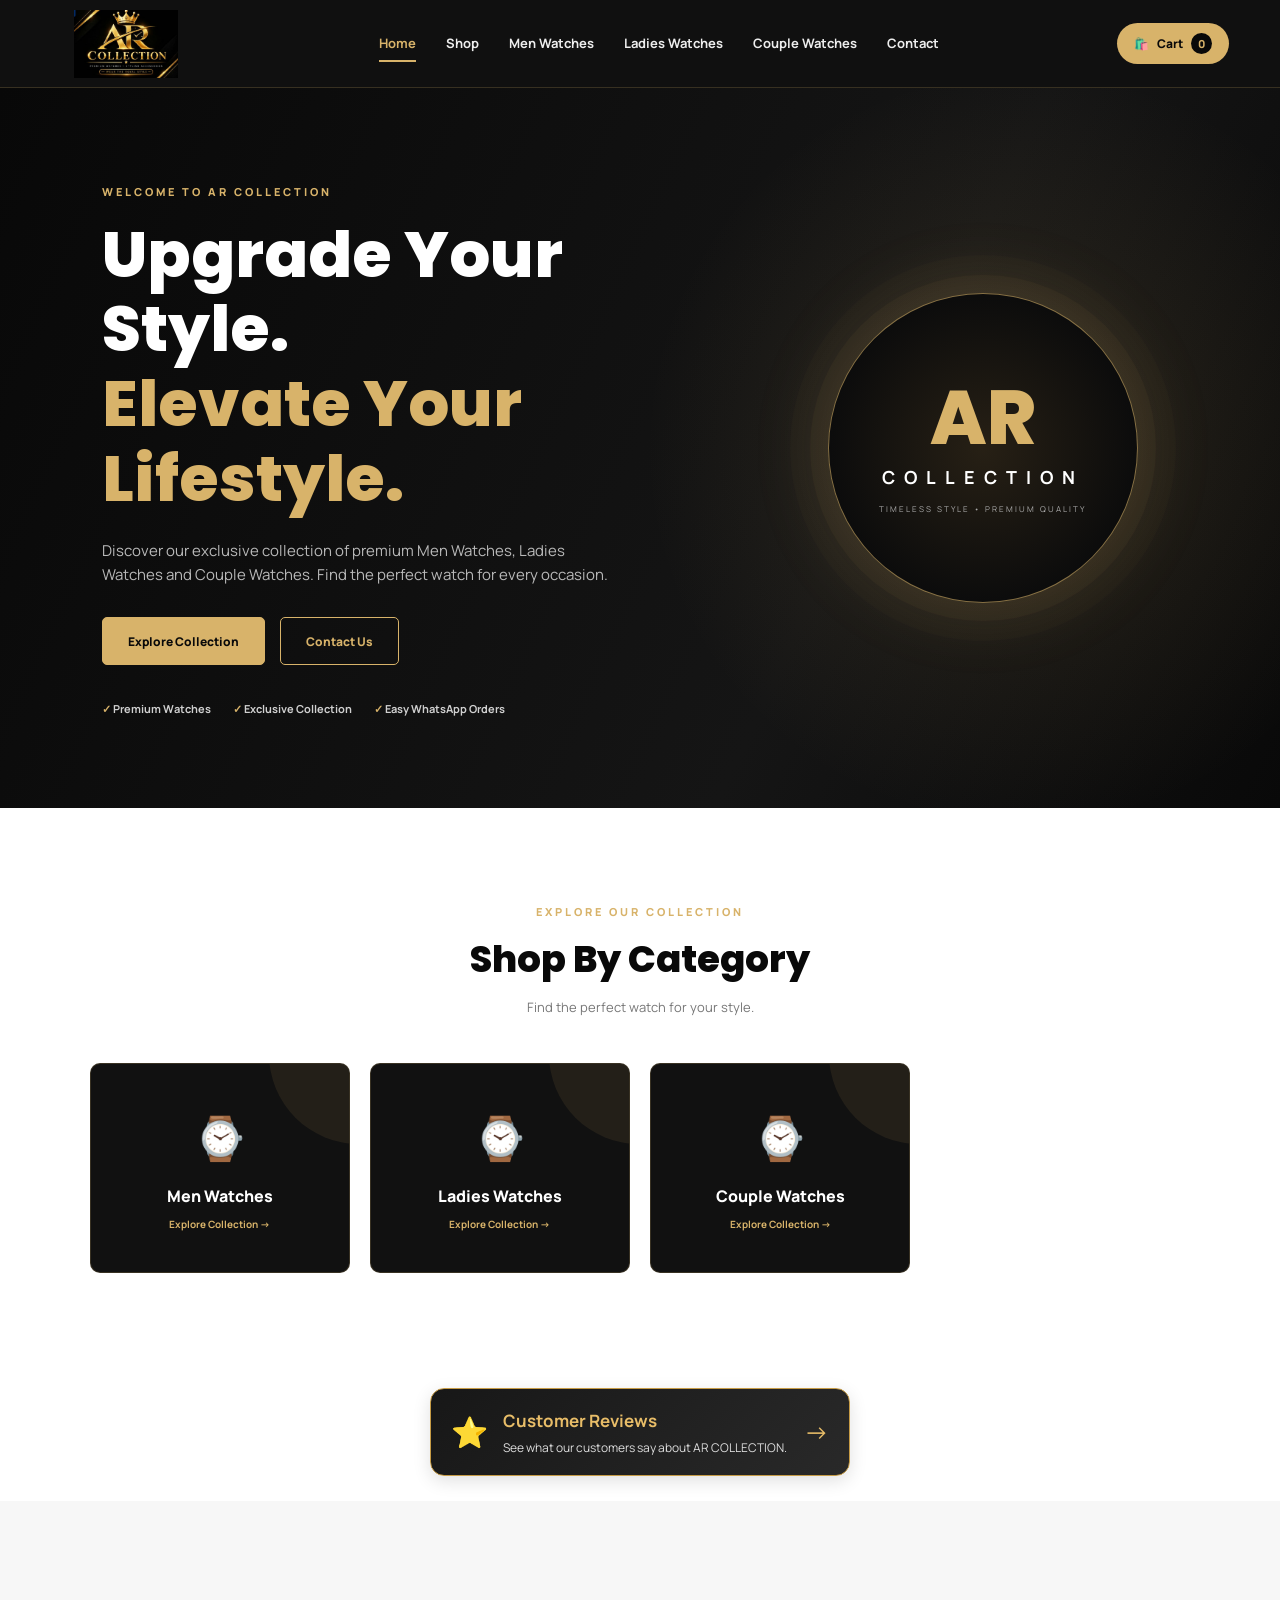
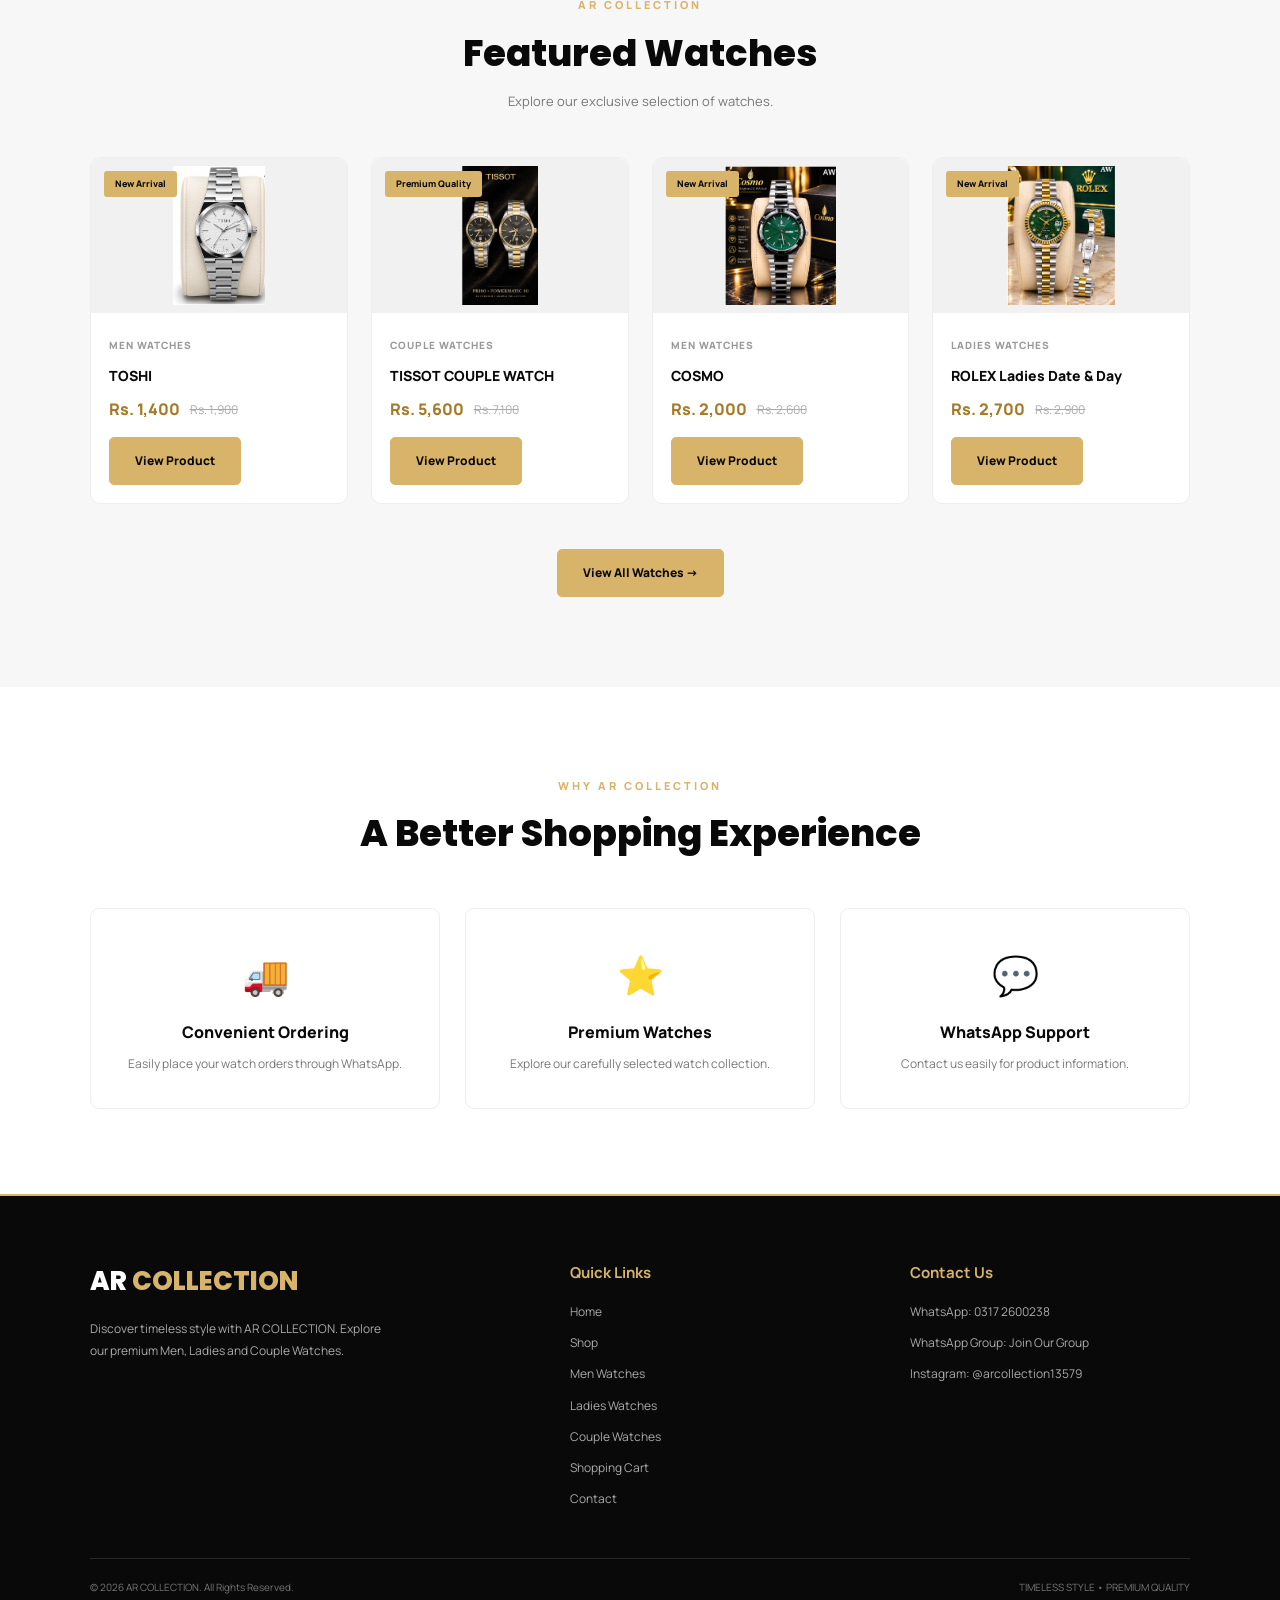
<file: index.html>
<!DOCTYPE html>
<html lang="en">

<head>
    <meta charset="UTF-8">
    <meta name="viewport" content="width=device-width, initial-scale=1.0">

    <title>AR COLLECTION | Premium Watches</title>

    <meta name="description" content="Discover premium Men Watches, Ladies Watches and Couple Watches at AR COLLECTION. Explore our exclusive watch collection.">

    <link rel="preconnect" href="https://fonts.googleapis.com">
    <link rel="preconnect" href="https://fonts.gstatic.com" crossorigin>

    <link href="https://fonts.googleapis.com/css2?family=Manrope:wght@400;500;600;700;800&family=Poppins:wght@400;500;600;700;800&display=swap" rel="stylesheet">

    <link rel="icon" href="logo.png.png">

    <link rel="stylesheet" href="style.css">

</head>

<body>

    <!-- HEADER -->
    <header class="site-header">

        <div class="header-container">

            <a href="index.html" class="brand">
                <img
                    src="logo.png.png"
                    alt="AR COLLECTION Logo"
                    class="brand-logo"
                >
            </a>

            <nav class="main-nav" id="mainNav">

                <a href="index.html" class="active">Home</a>

                <a href="shop.html">Shop</a>

                <a href="shop.html?category=Men Watches">
                    Men Watches
                </a>

                <a href="shop.html?category=Ladies Watches">
                    Ladies Watches
                </a>

                <a href="shop.html?category=Couple Watches">
                    Couple Watches
                </a>

                <a href="contact.html">Contact</a>

            </nav>

            <div class="header-actions">

                <a href="cart.html" class="cart-button">
                    <span>🛍️</span>
                    <span>Cart</span>
                    <span class="cart-count" id="cartCount">0</span>
                </a>

                <button class="menu-toggle" id="menuToggle" aria-label="Open menu">
                    ☰
                </button>

            </div>

        </div>

    </header>


    <!-- HERO SECTION -->
    <main>

        <section class="hero-section">

            <div class="hero-content">

                <span class="hero-tag">
                    WELCOME TO AR COLLECTION
                </span>

                <h1>
                    Upgrade Your Style.
                    <span>Elevate Your Lifestyle.</span>
                </h1>

                <p>
                    Discover our exclusive collection of premium
                    Men Watches, Ladies Watches and Couple Watches.
                    Find the perfect watch for every occasion.
                </p>

                <div class="hero-buttons">

                    <a href="shop.html" class="btn btn-primary">
                        Explore Collection
                    </a>

                    <a href="contact.html" class="btn btn-outline">
                        Contact Us
                    </a>

                </div>

                <div class="hero-features">

                    <span>✓ Premium Watches</span>

                    <span>✓ Exclusive Collection</span>

                    <span>✓ Easy WhatsApp Orders</span>

                </div>

            </div>


            <div class="hero-decoration">

                <div class="hero-circle">

                    <span>AR</span>

                    <strong>COLLECTION</strong>

                    <small>TIMELESS STYLE • PREMIUM QUALITY</small>

                </div>

            </div>

        </section>


        <!-- CATEGORIES -->
        <section class="categories-section">

            <div class="section-heading">

                <span class="section-tag">
                    EXPLORE OUR COLLECTION
                </span>

                <h2>Shop By Category</h2>

                <p>
                    Find the perfect watch for your style.
                </p>

            </div>


            <div class="category-grid">


                <!-- MEN WATCHES -->
                <a href="shop.html?category=Men Watches" class="category-card">

                    <span class="category-icon">⌚</span>

                    <h3>Men Watches</h3>

                    <span>Explore Collection →</span>

                </a>


                <!-- LADIES WATCHES -->
                <a href="shop.html?category=Ladies Watches" class="category-card">

                    <span class="category-icon">⌚</span>

                    <h3>Ladies Watches</h3>

                    <span>Explore Collection →</span>

                </a>


                <!-- COUPLE WATCHES -->
                <a href="shop.html?category=Couple Watches" class="category-card">

                    <span class="category-icon">⌚</span>

                    <h3>Couple Watches</h3>

                    <span>Explore Collection →</span>

                </a>


            </div>

        </section>



        <!-- CUSTOMER REVIEWS BOX -->
        <a href="reviews.html" class="review-link-box">

            <div class="review-box-icon">
                ⭐
            </div>

            <div class="review-box-content">

                <h3>Customer Reviews</h3>

                <p>
                    See what our customers say about AR COLLECTION.
                </p>

            </div>

            <span class="review-box-arrow">→</span>

        </a>



        <!-- FEATURED PRODUCTS -->
        <section class="featured-section">

            <div class="section-heading">

                <span class="section-tag">
                    AR COLLECTION
                </span>

                <h2>Featured Watches</h2>

                <p>
                    Explore our exclusive selection of watches.
                </p>

            </div>


            <div class="product-grid" id="featuredProducts">

                <div class="products-loading">
                    Loading products...
                </div>

            </div>


            <div class="section-footer">

                <a href="shop.html" class="btn btn-primary">
                    View All Watches →
                </a>

            </div>

        </section>



        <!-- WHY CHOOSE US -->
        <section class="benefits-section">

            <div class="section-heading">

                <span class="section-tag">
                    WHY AR COLLECTION
                </span>

                <h2>A Better Shopping Experience</h2>

            </div>


            <div class="benefits-grid">


                <div class="benefit-card">

                    <span>🚚</span>

                    <h3>Convenient Ordering</h3>

                    <p>
                        Easily place your watch orders through WhatsApp.
                    </p>

                </div>


                <div class="benefit-card">

                    <span>⭐</span>

                    <h3>Premium Watches</h3>

                    <p>
                        Explore our carefully selected watch collection.
                    </p>

                </div>


                <div class="benefit-card">

                    <span>💬</span>

                    <h3>WhatsApp Support</h3>

                    <p>
                        Contact us easily for product information.
                    </p>

                </div>


            </div>

        </section>

    </main>



    <!-- FOOTER -->
    <footer class="site-footer">

        <div class="footer-container">


            <!-- FOOTER BRAND -->
            <div class="footer-brand">

                <h2>AR <span>COLLECTION</span></h2>

                <p>
                    Discover timeless style with AR COLLECTION.
                    Explore our premium Men, Ladies and Couple Watches.
                </p>

            </div>



            <!-- FOOTER LINKS -->
            <div class="footer-links">

                <h3>Quick Links</h3>

                <a href="index.html">Home</a>

                <a href="shop.html">Shop</a>

                <a href="shop.html?category=Men Watches">Men Watches</a>

                <a href="shop.html?category=Ladies Watches">Ladies Watches</a>

                <a href="shop.html?category=Couple Watches">Couple Watches</a>

                <a href="cart.html">Shopping Cart</a>

                <a href="contact.html">Contact</a>

            </div>



            <!-- FOOTER CONTACT -->
            <div class="footer-contact">

                <h3>Contact Us</h3>

                <p>
                    WhatsApp:

                    <a
                        href="https://wa.me/923172600238"
                        target="_blank"
                        rel="noopener noreferrer"
                    >
                        0317 2600238
                    </a>
                </p>


                <p>
                    WhatsApp Group:

                    <a
                        href="https://chat.whatsapp.com/HO5Q2QPbaa5IJXHF69tbqO?s=sw&p=a&iam=2"
                        target="_blank"
                        rel="noopener noreferrer"
                    >
                        Join Our Group
                    </a>
                </p>


                <p>
                    Instagram:

                    <a
                        href="https://www.instagram.com/arcollection13579/"
                        target="_blank"
                        rel="noopener noreferrer"
                    >
                        @arcollection13579
                    </a>
                </p>

            </div>


        </div>



        <!-- FOOTER BOTTOM -->
        <div class="footer-bottom">

            <p>
                © 2026 AR COLLECTION. All Rights Reserved.
            </p>

            <p>
                TIMELESS STYLE • PREMIUM QUALITY
            </p>

        </div>

    </footer>



    <!-- BACK TO TOP -->
    <button
        id="backToTop"
        class="back-to-top"
        aria-label="Back to top"
    >
        ↑
    </button>



    <!-- JAVASCRIPT -->
    <script src="products-data.js"></script>

    <script src="main.js"></script>


</body>
</html>
</file>
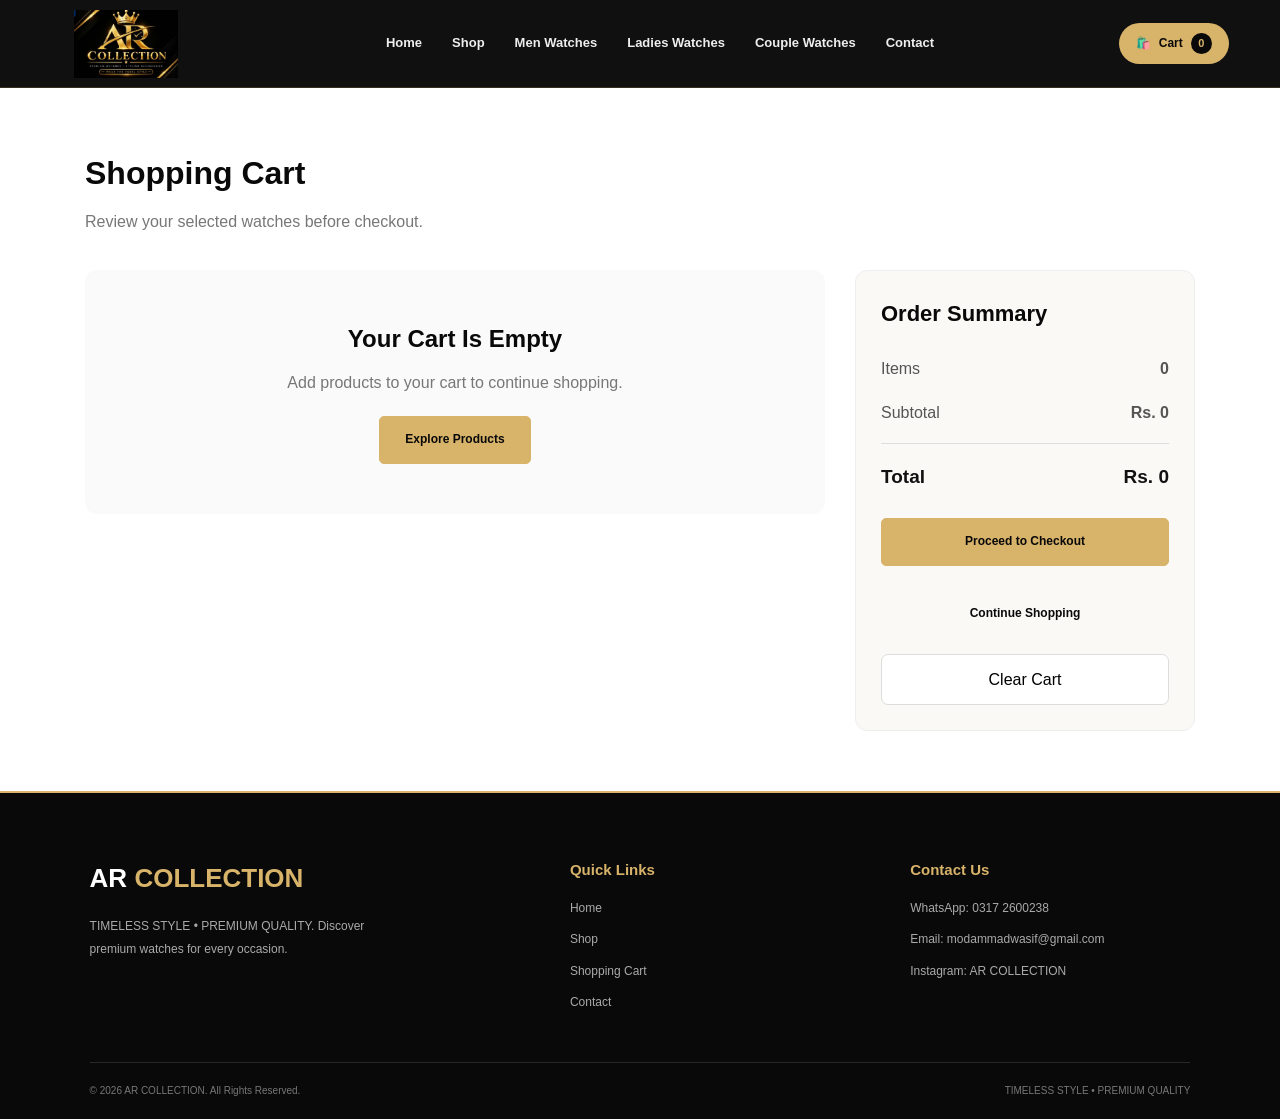
<file: cart.html>
<!DOCTYPE html>
<html lang="en">

<head>
    <meta charset="UTF-8">
    <meta name="viewport" content="width=device-width, initial-scale=1.0">

    <title>Shopping Cart | AR COLLECTION</title>
    <link rel="icon" href="vip-traders-logo.png">
    <link rel="icon" href="logo.png.png">
    <link rel="stylesheet" href="style.css">

    <style>
        .cart-page {
            max-width: 1150px;
            margin: 60px auto;
            padding: 0 20px;
        }

        .cart-page-title {
            font-size: 32px;
            margin-bottom: 10px;
        }

        .cart-page-subtitle {
            color: #777;
            margin-bottom: 35px;
        }

        .cart-layout {
            display: grid;
            grid-template-columns: 1fr 340px;
            gap: 30px;
            align-items: start;
        }

        .cart-items-container {
            display: flex;
            flex-direction: column;
            gap: 18px;
        }

        .cart-item {
            display: grid;
            grid-template-columns: 120px 1fr auto;
            gap: 20px;
            align-items: center;
            padding: 20px;
            border: 1px solid #eee;
            border-radius: 12px;
            background: white;
        }

        .cart-item-image {
            width: 120px;
            height: 120px;
            background: #f6f6f6;
            border-radius: 10px;
            overflow: hidden;
        }

        .cart-item-image img {
            width: 100%;
            height: 100%;
            object-fit: contain;
        }

        .cart-item-details h3 {
            margin: 8px 0;
            font-size: 17px;
        }

        .cart-item-price {
            font-weight: 700;
            color: #b9852d;
        }

        .cart-quantity {
            display: flex;
            align-items: center;
            gap: 12px;
            margin-top: 15px;
        }

        .cart-quantity button {
            width: 32px;
            height: 32px;
            border: 1px solid #ddd;
            background: white;
            border-radius: 5px;
            cursor: pointer;
            font-size: 18px;
        }

        .cart-item-actions {
            display: flex;
            flex-direction: column;
            align-items: flex-end;
            gap: 18px;
        }

        .remove-cart-item {
            background: transparent;
            border: none;
            color: #c0392b;
            cursor: pointer;
            font-weight: 600;
        }

        .cart-summary {
            padding: 25px;
            background: #faf9f6;
            border: 1px solid #eee;
            border-radius: 12px;
            position: sticky;
            top: 100px;
        }

        .cart-summary h2 {
            margin-bottom: 25px;
            font-size: 22px;
        }

        .summary-row {
            display: flex;
            justify-content: space-between;
            gap: 12px;
            margin: 18px 0;
            color: #555;
        }

        .summary-total {
            padding-top: 18px;
            border-top: 1px solid #ddd;
            font-size: 19px;
            font-weight: 700;
            color: #111;
        }

        .checkout-button {
            display: block;
            width: 100%;
            text-align: center;
            margin-top: 25px;
        }

        .clear-cart-button {
            margin-top: 15px;
            width: 100%;
            padding: 12px;
            border: 1px solid #ddd;
            background: white;
            cursor: pointer;
            border-radius: 7px;
        }

        .empty-cart {
            text-align: center;
            padding: 50px 20px;
            background: #fafafa;
            border-radius: 12px;
            grid-column: 1 / -1;
        }

        .empty-cart h2 {
            margin-bottom: 12px;
        }

        .empty-cart p {
            color: #777;
            margin-bottom: 20px;
        }

        @media (max-width: 850px) {
            .cart-layout {
                grid-template-columns: 1fr;
            }

            .cart-summary {
                position: static;
            }
        }

        @media (max-width: 550px) {
            .cart-page {
                margin: 35px auto;
            }

            .cart-item {
                grid-template-columns: 85px 1fr;
                gap: 12px;
                padding: 12px;
            }

            .cart-item-image {
                width: 85px;
                height: 85px;
            }

            .cart-item-actions {
                grid-column: 2;
                flex-direction: row;
                justify-content: space-between;
                align-items: center;
            }
        }
    </style>

</head>

<body>

    <!-- HEADER -->
    <header class="site-header">

        <div class="header-container">

            <a href="index.html" class="brand">
                 <img
                    src="logo.png.png"
                    alt="AR COLLECTION Logo"
                    class="brand-logo"
                >
            </a>

            <nav class="main-nav" id="mainNav">

                <a href="index.html">Home</a>

                <a href="shop.html">Shop</a>

                <a href="shop.html?category=Men%20Watches">
                    Men Watches
                </a>

                <a href="shop.html?category=Ladies%20Watches">
                    Ladies Watches
                </a>

                <a href="shop.html?category=Couple%20Watches">
                    Couple Watches
                </a>

                <a href="contact.html">Contact</a>

            </nav>

            <div class="header-actions">

                <a href="cart.html" class="cart-button">

                    <span>🛍️</span>

                    <span>Cart</span>

                    <span class="cart-count" id="cartCount">0</span>

                </a>

                <button
                    class="menu-toggle"
                    id="menuToggle"
                    aria-label="Open menu"
                >
                    ☰
                </button>

            </div>

        </div>

    </header>


    <!-- CART PAGE -->
    <main class="cart-page">

        <h1 class="cart-page-title">
            Shopping Cart
        </h1>

        <p class="cart-page-subtitle">
            Review your selected watches before checkout.
        </p>


        <div class="cart-layout">

            <!-- CART PRODUCTS -->
            <section
                class="cart-items-container"
                id="cartItems"
            >

                <p>Loading your cart...</p>

            </section>


            <!-- CART SUMMARY -->
            <aside class="cart-summary">

                <h2>Order Summary</h2>

                <div class="summary-row">

                    <span>Items</span>

                    <strong id="cartItemCount">
                        0
                    </strong>

                </div>


                <div class="summary-row">

                    <span>Subtotal</span>

                    <strong id="cartSubtotal">
                        Rs. 0
                    </strong>

                </div>


                <div class="summary-row summary-total">

                    <span>Total</span>

                    <strong id="cartTotal">
                        Rs. 0
                    </strong>

                </div>


                <a
                    href="checkout.html"
                    class="btn btn-primary checkout-button"
                >
                    Proceed to Checkout
                </a>


                <a
                    href="shop.html"
                    class="btn btn-secondary checkout-button"
                >
                    Continue Shopping
                </a>


                <button
                    type="button"
                    id="clearCart"
                    class="clear-cart-button"
                >
                    Clear Cart
                </button>

            </aside>

        </div>

    </main>


    <!-- FOOTER -->
    <footer class="site-footer">

        <div class="footer-container">

            <div class="footer-brand">

                <h2>AR <span>COLLECTION</span></h2>

                <p>
                    TIMELESS STYLE • PREMIUM QUALITY.
                    Discover premium watches for every occasion.
                </p>

            </div>


            <div class="footer-links">

                <h3>Quick Links</h3>

                <a href="index.html">Home</a>

                <a href="shop.html">Shop</a>

                <a href="cart.html">Shopping Cart</a>

                <a href="contact.html">Contact</a>

            </div>


            <div class="footer-contact">

                <h3>Contact Us</h3>

                <p>
                    WhatsApp:

                    <a
                        href="https://wa.me/923172600238"
                        target="_blank"
                        rel="noopener noreferrer"
                    >
                        0317 2600238
                    </a>
                </p>

                <p>
                    Email:

                    <a href="mailto:modammadwasif@gmail.com">
                        modammadwasif@gmail.com
                    </a>
                </p>

                <p>
                    Instagram:

                    <a
                        href="https://www.instagram.com/arcollection13579/"
                        target="_blank"
                        rel="noopener noreferrer"
                    >
                        AR COLLECTION
                    </a>
                </p>

            </div>

        </div>


        <div class="footer-bottom">

            <p>© 2026 AR COLLECTION. All Rights Reserved.</p>

            <p>TIMELESS STYLE • PREMIUM QUALITY</p>

        </div>

    </footer>


    <!-- JAVASCRIPT -->
    <script src="products-data.js"></script>
    <script src="cart.js"></script>
    <script src="main.js"></script>

</body>

</html>
</file>
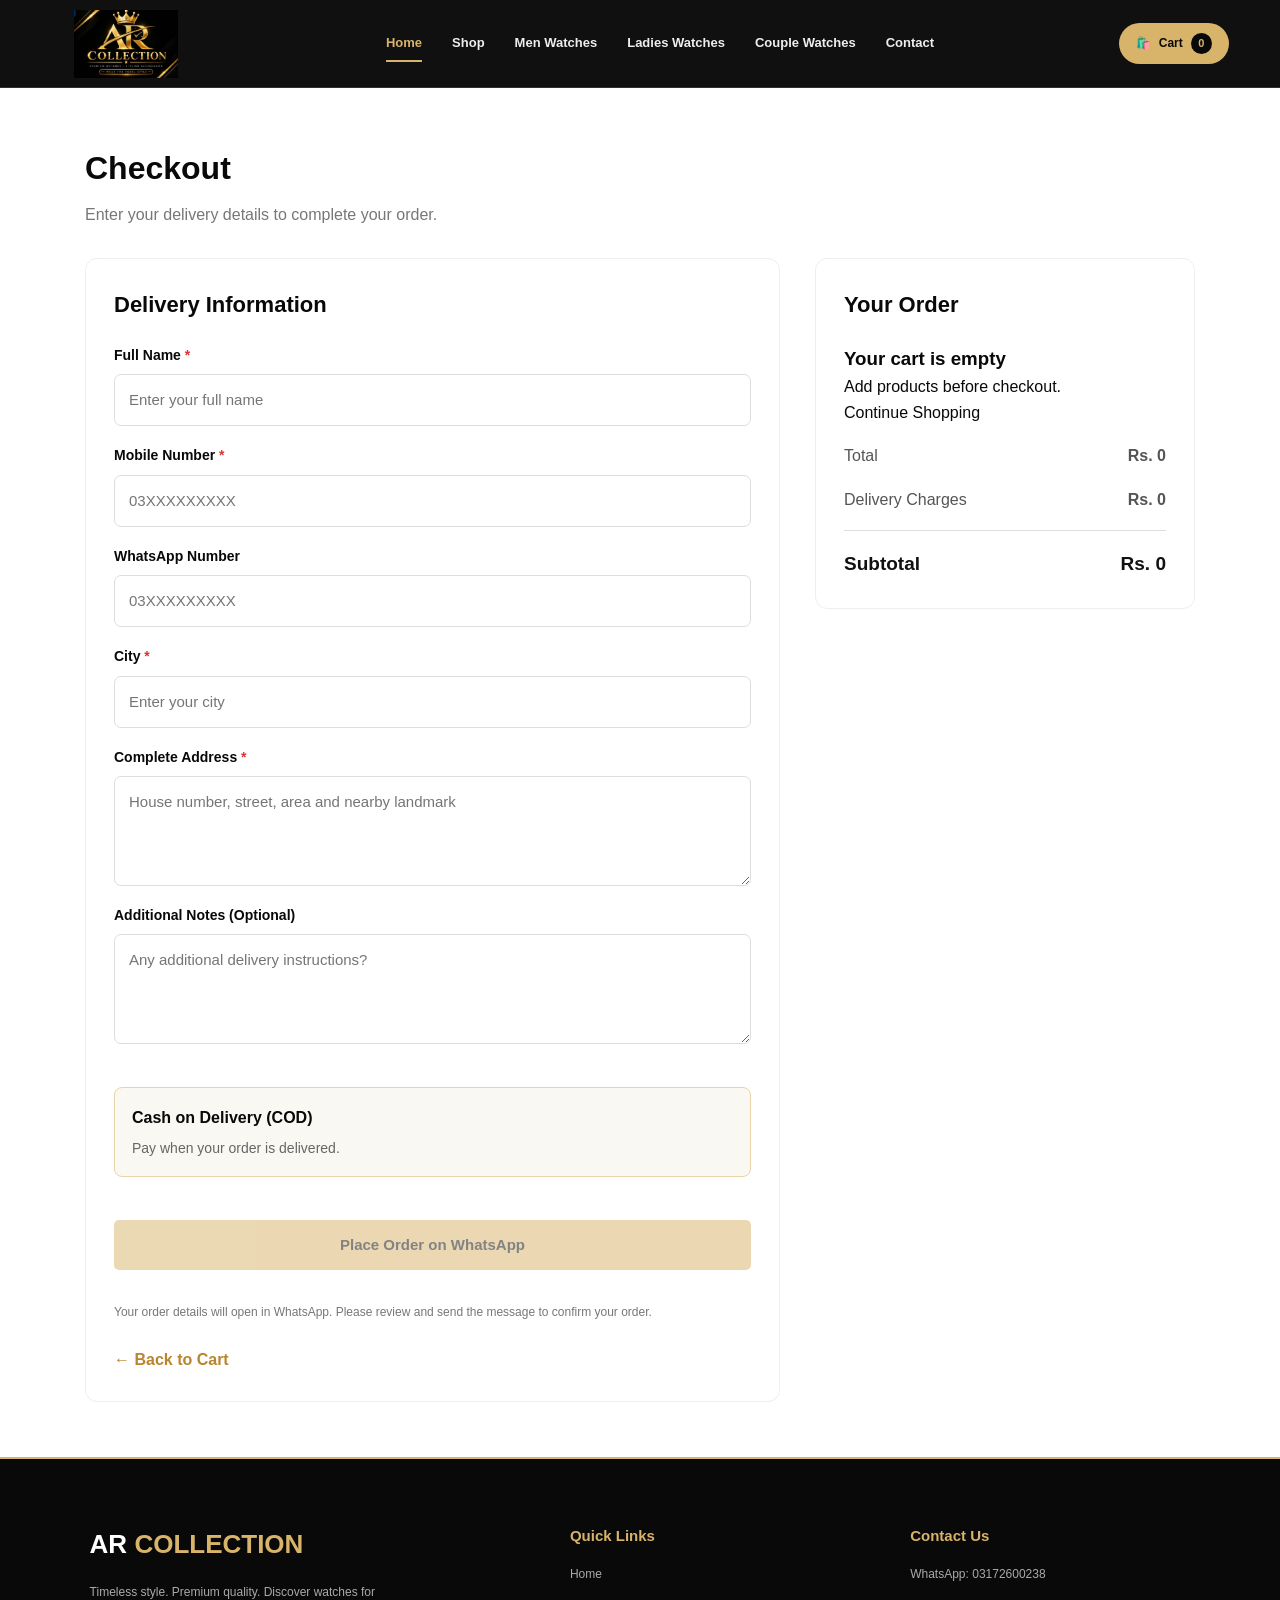
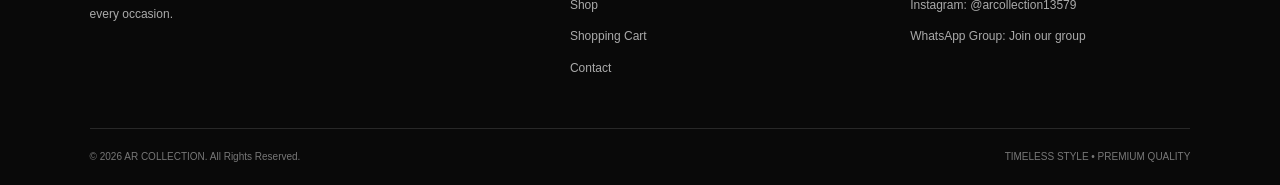
<file: checkout.html>
<!DOCTYPE html>
<html lang="en">

<head>
    <meta charset="UTF-8">
    <meta name="viewport" content="width=device-width, initial-scale=1.0">

    <title>Checkout | AR COLLECTION</title>

    <meta name="description"
        content="Complete your AR COLLECTION watch order with Cash on Delivery.">

    <link rel="icon" href="vip-traders-logo.png" alt="AR COLLECTION Logo">
    <link rel="icon" href="logo.png.png">
    <link rel="stylesheet" href="style.css">

    <style>
        .checkout-page {
            max-width: 1150px;
            margin: 55px auto;
            padding: 0 20px;
        }

        .checkout-heading {
            margin-bottom: 30px;
        }

        .checkout-heading h1 {
            font-size: 32px;
            margin-bottom: 8px;
        }

        .checkout-heading p {
            color: #777;
        }

        .checkout-layout {
            display: grid;
            grid-template-columns: 1fr 380px;
            gap: 35px;
            align-items: start;
        }

        .checkout-form-section,
        .checkout-summary {
            padding: 28px;
            background: #fff;
            border: 1px solid #eee;
            border-radius: 12px;
        }

        .checkout-form-section h2,
        .checkout-summary h2 {
            font-size: 22px;
            margin-bottom: 22px;
        }

        .checkout-form {
            display: grid;
            gap: 18px;
        }

        .form-group {
            display: flex;
            flex-direction: column;
            gap: 8px;
        }

        .form-group label {
            font-weight: 600;
            font-size: 14px;
        }

        .form-group input,
        .form-group textarea {
            width: 100%;
            padding: 13px 14px;
            border: 1px solid #ddd;
            border-radius: 7px;
            font-family: inherit;
            font-size: 15px;
            outline: none;
        }

        .form-group input:focus,
        .form-group textarea:focus {
            border-color: #d8b36a;
        }

        .form-group textarea {
            min-height: 110px;
            resize: vertical;
        }

        .required-star {
            color: #d33;
        }

        .checkout-item {
            display: flex;
            justify-content: space-between;
            gap: 15px;
            padding: 15px 0;
            border-bottom: 1px solid #eee;
        }

        .checkout-item h4 {
            font-size: 14px;
            margin-bottom: 5px;
        }

        .checkout-item p {
            color: #777;
            font-size: 13px;
        }

        .checkout-item strong {
            white-space: nowrap;
        }

        .checkout-total-row {
            display: flex;
            justify-content: space-between;
            gap: 15px;
            margin-top: 18px;
            color: #555;
        }

        .checkout-grand-total {
            padding-top: 18px;
            margin-top: 18px;
            border-top: 1px solid #ddd;
            color: #111;
            font-size: 19px;
            font-weight: 700;
        }

        .payment-method {
            margin-top: 25px;
            padding: 17px;
            border: 1px solid #e8d4a8;
            background: #faf8f2;
            border-radius: 8px;
        }

        .payment-method strong {
            display: block;
            margin-bottom: 6px;
        }

        .payment-method p {
            color: #666;
            font-size: 14px;
        }

        #placeOrder {
            width: 100%;
            margin-top: 25px;
            border: none;
            cursor: pointer;
            font-size: 15px;
        }

        #placeOrder:disabled {
            opacity: 0.5;
            cursor: not-allowed;
        }

        .checkout-note {
            color: #777;
            font-size: 12px;
            line-height: 1.6;
            margin-top: 15px;
        }

        .checkout-back {
            display: inline-block;
            margin-top: 25px;
            color: #b9852d;
            text-decoration: none;
            font-weight: 600;
        }

        @media (max-width: 850px) {
            .checkout-layout {
                grid-template-columns: 1fr;
            }
        }

        @media (max-width: 500px) {
            .checkout-page {
                margin: 30px auto;
            }

            .checkout-form-section,
            .checkout-summary {
                padding: 20px;
            }
        }
    </style>

</head>

<body>

    <!-- HEADER -->
    <header class="site-header">
        <div class="header-container">

            <a href="index.html" class="brand">
                 <img
                    src="logo.png.png"
                    alt="AR COLLECTION Logo"
                    class="brand-logo"
                >
            </a>

            <nav class="main-nav" id="mainNav">
                <a href="index.html" class="active">Home</a>
                <a href="shop.html">Shop</a>
                <a href="shop.html?category=Men%20Watches">Men Watches</a>
                <a href="shop.html?category=Ladies%20Watches">Ladies Watches</a>
                <a href="shop.html?category=Couple%20Watches">Couple Watches</a>
                <a href="contact.html">Contact</a>
            </nav>

            <div class="header-actions">

                <a href="cart.html" class="cart-button">
                    <span>🛍️</span>
                    <span>Cart</span>
                    <span class="cart-count" id="cartCount">0</span>
                </a>

                <button class="menu-toggle" id="menuToggle" aria-label="Open menu">
                    ☰
                </button>

            </div>

        </div>
    </header>


    <!-- CHECKOUT -->
    <main class="checkout-page">

        <div class="checkout-heading">

            <h1>Checkout</h1>

            <p>
                Enter your delivery details to complete your order.
            </p>

        </div>


        <div class="checkout-layout">

            <!-- CUSTOMER FORM -->
            <section class="checkout-form-section">

                <h2>Delivery Information</h2>

                <form id="checkoutForm" class="checkout-form">

                    <div class="form-group">

                        <label for="fullName">
                            Full Name <span class="required-star">*</span>
                        </label>

                        <input
                            type="text"
                            id="fullName"
                            name="fullName"
                            placeholder="Enter your full name"
                            autocomplete="name"
                            required
                        >

                    </div>


                    <div class="form-group">

                        <label for="phone">
                            Mobile Number <span class="required-star">*</span>
                        </label>

                        <input
                            type="tel"
                            id="phone"
                            name="phone"
                            placeholder="03XXXXXXXXX"
                            autocomplete="tel"
                            pattern="[0-9+\-\s]{10,16}"
                            required
                        >

                    </div>


                    <div class="form-group">

                        <label for="whatsapp">
                            WhatsApp Number
                        </label>

                        <input
                            type="tel"
                            id="whatsapp"
                            name="whatsapp"
                            placeholder="03XXXXXXXXX"
                        >

                    </div>


                    <div class="form-group">

                        <label for="city">
                            City <span class="required-star">*</span>
                        </label>

                        <input
                            type="text"
                            id="city"
                            name="city"
                            placeholder="Enter your city"
                            autocomplete="address-level2"
                            required
                        >

                    </div>


                    <div class="form-group">

                        <label for="address">
                            Complete Address
                            <span class="required-star">*</span>
                        </label>

                        <textarea
                            id="address"
                            name="address"
                            placeholder="House number, street, area and nearby landmark"
                            autocomplete="street-address"
                            required
                        ></textarea>

                    </div>


                    <div class="form-group">

                        <label for="notes">
                            Additional Notes (Optional)
                        </label>

                        <textarea
                            id="notes"
                            name="notes"
                            placeholder="Any additional delivery instructions?"
                        ></textarea>

                    </div>


                    <div class="payment-method">

                        <strong>Cash on Delivery (COD)</strong>

                        <p>
                            Pay when your order is delivered.
                        </p>

                    </div>


                    <button
                        type="submit"
                        id="placeOrder"
                        class="btn btn-primary"
                    >
                        Place Order on WhatsApp
                    </button>

                    <p class="checkout-note">
                        Your order details will open in WhatsApp.
                        Please review and send the message to confirm your order.
                    </p>

                </form>

                <a href="cart.html" class="checkout-back">
                    ← Back to Cart
                </a>

            </section>


           <!-- ORDER SUMMARY -->
<aside class="checkout-summary">

    <h2>Your Order</h2>

    <div id="checkoutItems">
        <p>Loading order...</p>
    </div>

    <!-- PRODUCTS TOTAL -->
    <div class="checkout-total-row">
        <span>Total</span>
        <strong id="checkoutTotal">Rs. 0</strong>
    </div>

    <!-- DELIVERY CHARGES -->
    <div class="checkout-total-row">
        <span>Delivery Charges</span>
        <strong id="checkoutDelivery">Rs. 250</strong>
    </div>

    <!-- FINAL SUBTOTAL -->
    <div class="checkout-total-row checkout-grand-total">
        <span>Subtotal</span>
        <strong id="checkoutSubtotal">Rs. 250</strong>
    </div>

</aside>
        </div>

    </main>


    <!-- FOOTER -->
    <footer class="site-footer">

        <div class="footer-container">

            <div class="footer-brand">
                <h2>AR <span>COLLECTION</span></h2>

                <p>
                    Timeless style. Premium quality. Discover watches for every occasion.
                </p>
            </div>


            <div class="footer-links">

                <h3>Quick Links</h3>

                <a href="index.html">Home</a>
                <a href="shop.html">Shop</a>
                <a href="cart.html">Shopping Cart</a>
                <a href="contact.html">Contact</a>

            </div>


            <div class="footer-contact">

                <h3>Contact Us</h3>

                <p>
                    WhatsApp:
                    <a href="https://wa.me/923172600238" target="_blank" rel="noopener noreferrer">
                        03172600238
                    </a>
                </p>

                <p>
                    Instagram:
                    <a href="https://www.instagram.com/arcollection13579/" target="_blank" rel="noopener noreferrer">
                        @arcollection13579
                    </a>
                </p>

                <p>
                    WhatsApp Group:
                    <a href="https://chat.whatsapp.com/HO5Q2QPbaa5IJXHF69tbqO?s=sw&p=a&iam=2" target="_blank" rel="noopener noreferrer">
                        Join our group
                    </a>
                </p>

            </div>

        </div>


        <div class="footer-bottom">

            <p>© 2026 AR COLLECTION. All Rights Reserved.</p>

            <p>TIMELESS STYLE • PREMIUM QUALITY</p>

        </div>

    </footer>


    <!-- JAVASCRIPT -->
    <script src="products-data.js"></script>
    <script src="checkout.js"></script>
    <script src="main.js"></script>

</body>

</html>
</file>
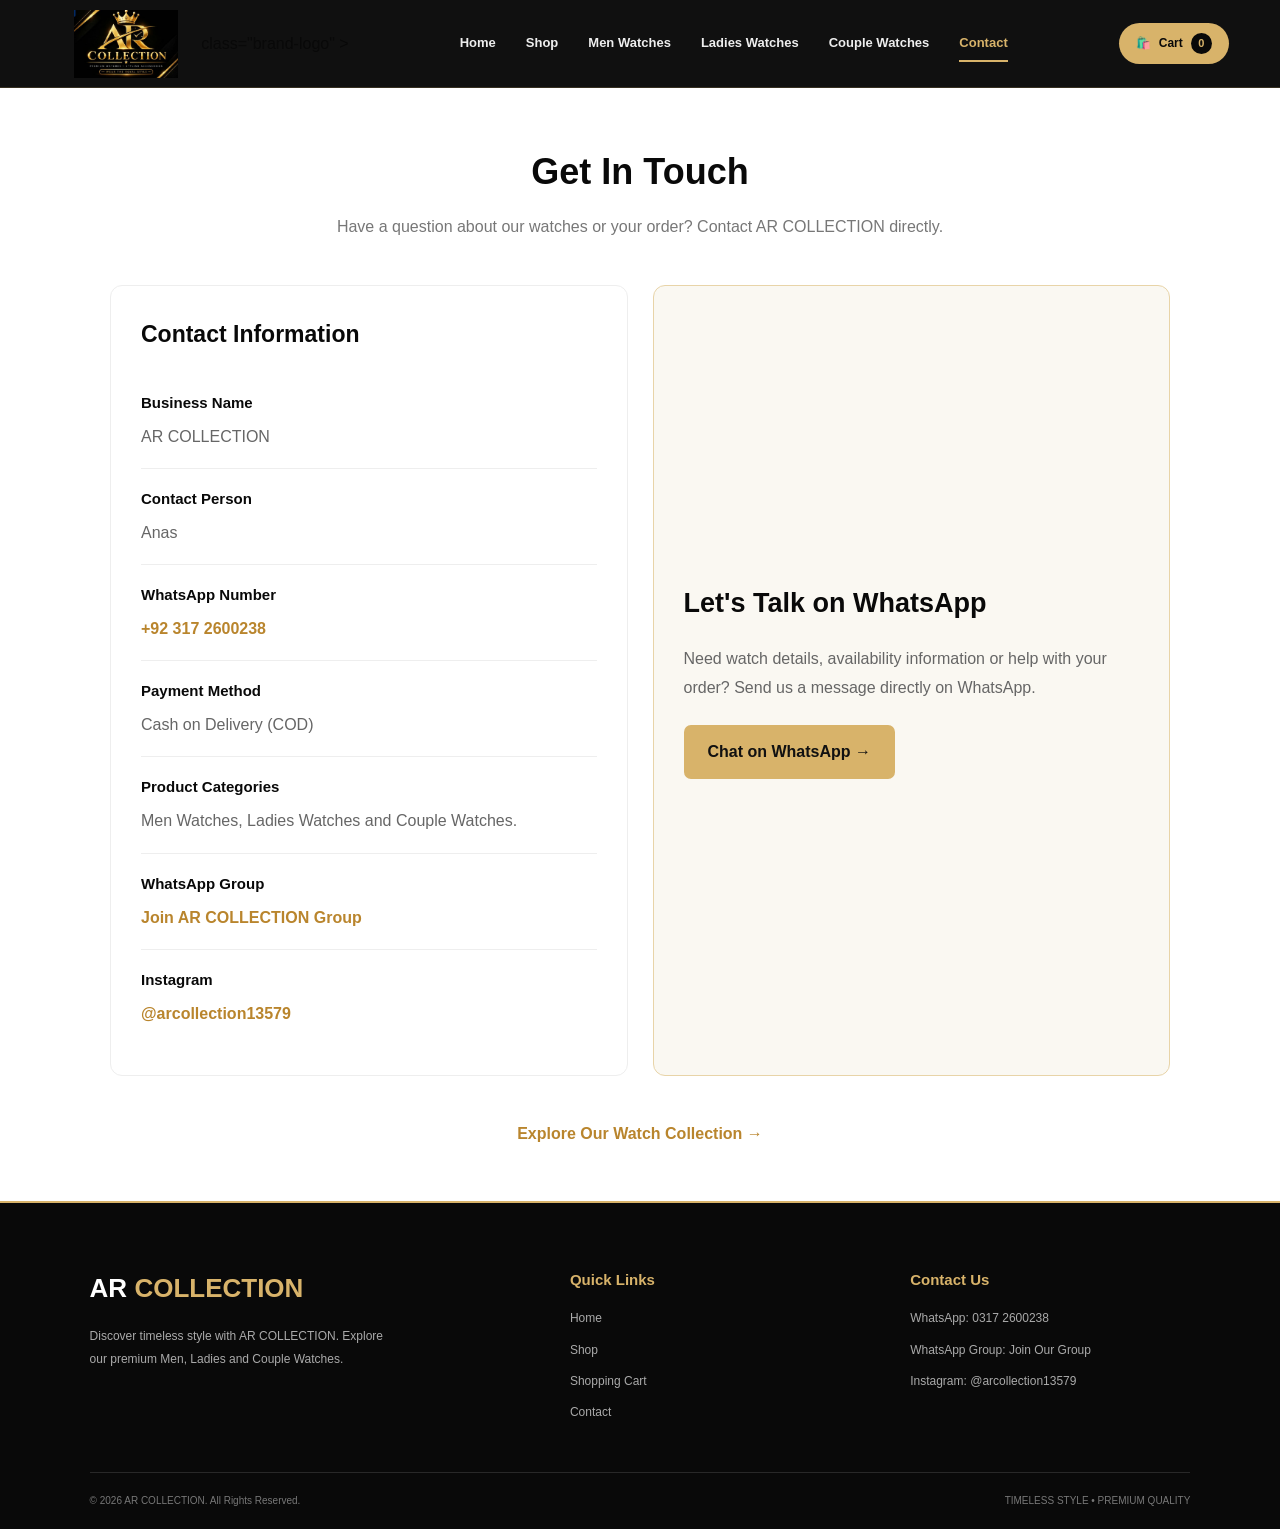
<file: contact.html>
<!DOCTYPE html>
<html lang="en">

<head>
    <meta charset="UTF-8">
    <meta name="viewport" content="width=device-width, initial-scale=1.0">

    <title>Contact Us | AR COLLECTION</title>

    <meta name="description"
        content="Contact AR COLLECTION for premium Men Watches, Ladies Watches and Couple Watches.">

    <link rel="icon" href="vip-traders-logo.png">
   <link rel="icon" href="logo.png.png">

    <link rel="stylesheet" href="style.css">

    <style>
        .contact-page {
            max-width: 1100px;
            margin: 55px auto;
            padding: 0 20px;
        }

        .contact-heading {
            text-align: center;
            margin-bottom: 45px;
        }

        .contact-heading h1 {
            font-size: 36px;
            margin-bottom: 12px;
        }

        .contact-heading p {
            color: #777;
            line-height: 1.7;
        }

        .contact-layout {
            display: grid;
            grid-template-columns: 1fr 1fr;
            gap: 25px;
        }

        .contact-card {
            padding: 30px;
            border: 1px solid #eee;
            border-radius: 12px;
            background: #fff;
        }

        .contact-card h2 {
            font-size: 23px;
            margin-bottom: 20px;
        }

        .contact-detail {
            padding: 18px 0;
            border-bottom: 1px solid #eee;
        }

        .contact-detail:last-child {
            border-bottom: none;
        }

        .contact-detail h3 {
            font-size: 15px;
            margin-bottom: 8px;
        }

        .contact-detail p {
            color: #666;
            line-height: 1.7;
            overflow-wrap: anywhere;
        }

        .contact-detail a {
            color: #b9852d;
            text-decoration: none;
            font-weight: 600;
        }

        .whatsapp-card {
            display: flex;
            flex-direction: column;
            justify-content: center;
            background: #faf8f2;
            border: 1px solid #e8d4a8;
        }

        .whatsapp-card h2 {
            font-size: 27px;
        }

        .whatsapp-card p {
            color: #666;
            line-height: 1.8;
            margin-bottom: 22px;
        }

        .whatsapp-button {
            display: inline-block;
            width: fit-content;
            padding: 14px 24px;
            border-radius: 7px;
            background: #d8b36a;
            color: #111;
            font-weight: 700;
            text-decoration: none;
            transition: 0.3s;
        }

        .whatsapp-button:hover {
            background: #b9852d;
            transform: translateY(-2px);
        }

        .contact-bottom {
            text-align: center;
            margin-top: 45px;
        }

        .contact-bottom a {
            color: #b9852d;
            text-decoration: none;
            font-weight: 600;
        }

        @media (max-width: 750px) {
            .contact-layout {
                grid-template-columns: 1fr;
            }

            .contact-heading h1 {
                font-size: 29px;
            }
        }

        @media (max-width: 450px) {
            .contact-card {
                padding: 22px;
            }
        }
    </style>

</head>

<body>

    <!-- HEADER -->
    <header class="site-header">

        <div class="header-container">

            <a href="index.html" class="brand">
         <img
                    src="logo.png.png"
                    alt="AR COLLECTION Logo"
                    class="brand-logo"
                >
                    class="brand-logo"
                >
            </a>

            <nav class="main-nav" id="mainNav">

                <a href="index.html">Home</a>

                <a href="shop.html">Shop</a>

                <a href="shop.html?category=Men Watches">
                    Men Watches
                </a>

                <a href="shop.html?category=Ladies Watches">
                    Ladies Watches
                </a>

                <a href="shop.html?category=Couple Watches">
                    Couple Watches
                </a>

                <a href="contact.html" class="active">Contact</a>

            </nav>

            <div class="header-actions">

                <a href="cart.html" class="cart-button">
                    <span>🛍️</span>
                    <span>Cart</span>
                    <span class="cart-count" id="cartCount">0</span>
                </a>

                <button class="menu-toggle" id="menuToggle" aria-label="Open menu">
                    ☰
                </button>

            </div>

        </div>

    </header>


    <!-- CONTACT PAGE -->
    <main class="contact-page">

        <section class="contact-heading">

            <h1>Get In Touch</h1>

            <p>
                Have a question about our watches or your order?
                Contact AR COLLECTION directly.
            </p>

        </section>


        <section class="contact-layout">


            <!-- BUSINESS DETAILS -->
            <div class="contact-card">

                <h2>Contact Information</h2>


                <div class="contact-detail">

                    <h3>Business Name</h3>

                    <p>AR COLLECTION</p>

                </div>


                <div class="contact-detail">

                    <h3>Contact Person</h3>

                    <p>Anas</p>

          
                </div>


                <div class="contact-detail">

                    <h3>WhatsApp Number</h3>

                    <p>
                        <a href="https://wa.me/923172600238"
                           target="_blank"
                           rel="noopener noreferrer">
                            +92 317 2600238
                        </a>
                    </p>

                </div>


                <div class="contact-detail">

                    <h3>Payment Method</h3>

                    <p>Cash on Delivery (COD)</p>

                </div>


                <div class="contact-detail">

                    <h3>Product Categories</h3>

                    <p>
                        Men Watches, Ladies Watches and Couple Watches.
                    </p>

                </div>


                <div class="contact-detail">

                    <h3>WhatsApp Group</h3>

                    <p>
                        <a
                            href="https://chat.whatsapp.com/HO5Q2QPbaa5IJXHF69tbqO?s=sw&p=a&iam=2"
                            target="_blank"
                            rel="noopener noreferrer">
                            Join AR COLLECTION Group
                        </a>
                    </p>

                </div>


                <div class="contact-detail">

                    <h3>Instagram</h3>

                    <p>
                        <a
                            href="https://www.instagram.com/arcollection13579/"
                            target="_blank"
                            rel="noopener noreferrer">
                            @arcollection13579
                        </a>
                    </p>

                </div>

            </div>



            <!-- WHATSAPP CONTACT -->
            <div class="contact-card whatsapp-card">

                <h2>Let's Talk on WhatsApp</h2>

                <p>
                    Need watch details, availability information
                    or help with your order?

                    Send us a message directly on WhatsApp.
                </p>

                <a
                    href="https://wa.me/923172600238?text=Hello%20AR%20COLLECTION%2C%20I%20need%20some%20information%20about%20your%20watches."
                    target="_blank"
                    rel="noopener noreferrer"
                    class="whatsapp-button"
                >
                    Chat on WhatsApp →
                </a>

            </div>

        </section>


        <div class="contact-bottom">

            <a href="shop.html">
                Explore Our Watch Collection →
            </a>

        </div>

    </main>



    <!-- FOOTER -->
    <footer class="site-footer">

        <div class="footer-container">


            <div class="footer-brand">

                <h2>AR <span>COLLECTION</span></h2>

                <p>
                    Discover timeless style with AR COLLECTION.
                    Explore our premium Men, Ladies and Couple Watches.
                </p>

            </div>



            <div class="footer-links">

                <h3>Quick Links</h3>

                <a href="index.html">Home</a>

                <a href="shop.html">Shop</a>

                <a href="cart.html">Shopping Cart</a>

                <a href="contact.html">Contact</a>

            </div>



            <div class="footer-contact">

                <h3>Contact Us</h3>

                <p>
                    WhatsApp:

                    <a
                        href="https://wa.me/923172600238"
                        target="_blank"
                        rel="noopener noreferrer">
                        0317 2600238
                    </a>
                </p>


                <p>
                    WhatsApp Group:

                    <a
                        href="https://chat.whatsapp.com/HO5Q2QPbaa5IJXHF69tbqO?s=sw&p=a&iam=2"
                        target="_blank"
                        rel="noopener noreferrer">
                        Join Our Group
                    </a>
                </p>


                <p>
                    Instagram:

                    <a
                        href="https://www.instagram.com/arcollection13579/"
                        target="_blank"
                        rel="noopener noreferrer">
                        @arcollection13579
                    </a>
                </p>

            </div>

        </div>



        <div class="footer-bottom">

            <p>
                © 2026 AR COLLECTION. All Rights Reserved.
            </p>

            <p>
                TIMELESS STYLE • PREMIUM QUALITY
            </p>

        </div>

    </footer>



    <!-- JAVASCRIPT -->
    <script src="main.js"></script>

</body>

</html>
</file>
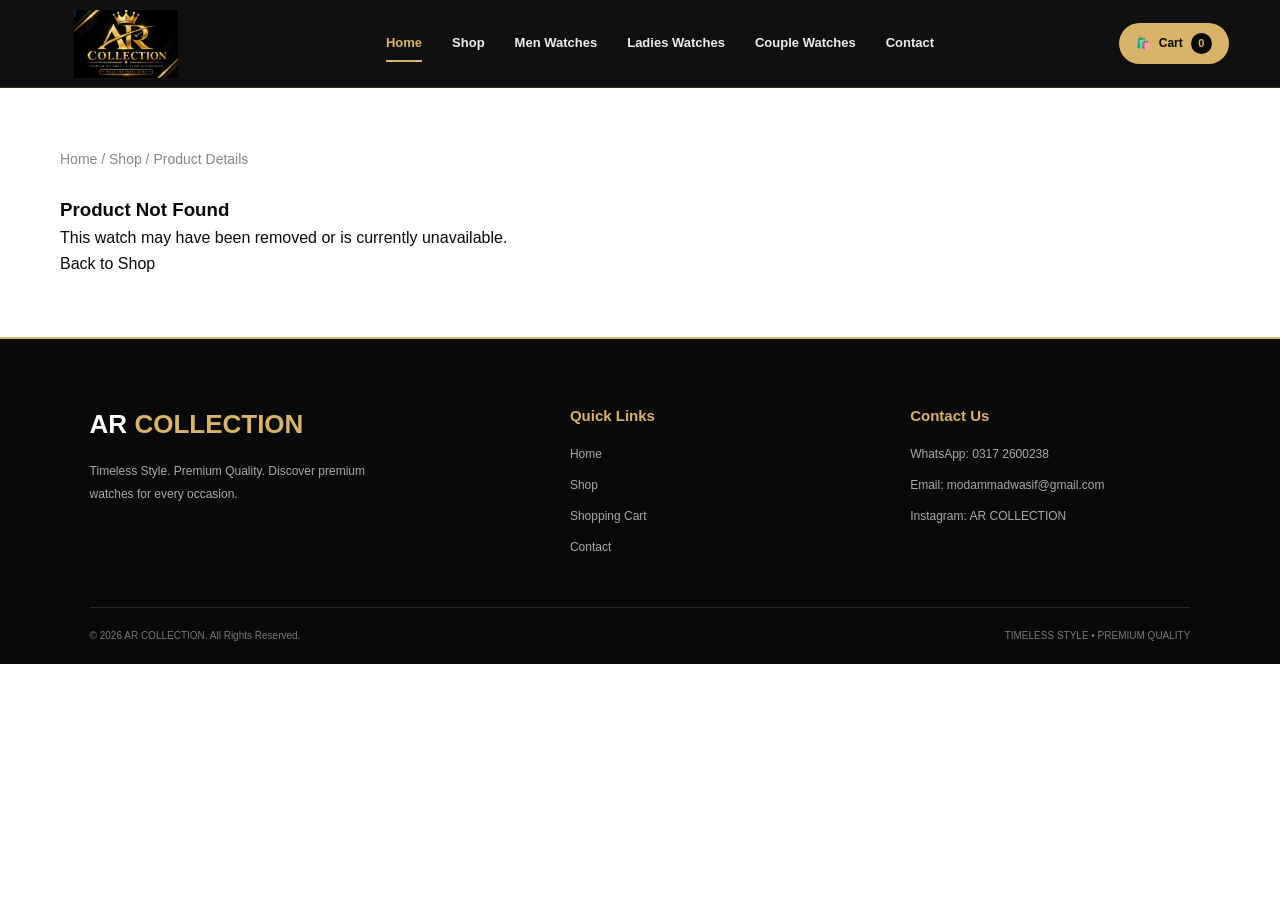
<file: product.html>
<!DOCTYPE html>
<html lang="en">

<head>
    <meta charset="UTF-8">
    <meta name="viewport" content="width=device-width, initial-scale=1.0">

    <title>Product Details | AR COLLECTION</title>

    <meta name="description"
        content="Explore premium Men Watches, Ladies Watches and Couple Watches at AR COLLECTION.">
    <link rel="icon" href="logo.png.png">
    <link rel="stylesheet" href="style.css">

    <!-- Product Page Additional Styling -->
    <style>
        .product-details-section {
            max-width: 1200px;
            margin: 60px auto;
            padding: 0 20px;
        }

        .product-details-layout {
            display: grid;
            grid-template-columns: 1fr 1fr;
            gap: 55px;
            align-items: start;
        }

        .main-product-image-wrap {
            position: relative;
            overflow: hidden;
            border-radius: 18px;
            background: #f5f5f5;
            aspect-ratio: 1 / 1;
        }

        .main-product-image-wrap img {
            width: 100%;
            height: 100%;
            object-fit: contain;
            transition: opacity 0.3s ease, transform 0.4s ease;
        }

        .main-product-image-wrap:hover img {
            transform: scale(1.05);
        }

        .gallery-arrow {
            position: absolute;
            top: 50%;
            transform: translateY(-50%);
            width: 42px;
            height: 42px;
            border: none;
            border-radius: 50%;
            background: #111;
            color: #edbd61;
            font-size: 24px;
            cursor: pointer;
            z-index: 2;
        }

        .gallery-arrow:hover {
            background: #edbd61;
            color: #111;
        }

        #previousImage {
            left: 12px;
        }

        #nextImage {
            right: 12px;
        }

        .product-thumbnails {
            display: flex;
            gap: 12px;
            margin-top: 15px;
            flex-wrap: wrap;
        }

        .product-thumbnail {
            width: 75px;
            height: 75px;
            padding: 4px;
            border: 2px solid #ddd;
            border-radius: 10px;
            background: white;
            cursor: pointer;
            overflow: hidden;
        }

        .product-thumbnail.active {
            border-color: #d8b36a;
        }

        .product-thumbnail img {
            width: 100%;
            height: 100%;
            object-fit: contain;
        }

        .product-details-info {
            padding-top: 15px;
        }

        .product-details-info h1 {
            font-size: clamp(26px, 4vw, 38px);
            margin: 12px 0;
        }

        .product-details-price {
            display: flex;
            align-items: center;
            gap: 15px;
            margin: 20px 0;
            font-size: 24px;
            font-weight: 700;
        }

        .product-details-old-price {
            color: #999;
            text-decoration: line-through;
            font-size: 17px;
        }

        .product-details-description {
            line-height: 1.8;
            color: #666;
            margin: 20px 0;
        }

        .product-quantity-control {
            display: flex;
            align-items: center;
            gap: 15px;
            margin: 25px 0;
        }

        .product-quantity-control button {
            width: 38px;
            height: 38px;
            border: 1px solid #ddd;
            background: white;
            font-size: 20px;
            cursor: pointer;
            border-radius: 6px;
        }

        .product-quantity-control input {
            width: 55px;
            height: 38px;
            text-align: center;
            border: 1px solid #ddd;
            border-radius: 6px;
        }

        #addToCart {
            width: 100%;
            max-width: 320px;
            border: none;
            cursor: pointer;
            margin-top: 10px;
        }

        .product-delivery-note {
            margin-top: 25px;
            padding: 15px;
            background: #f8f6f0;
            border-left: 3px solid #d8b36a;
            line-height: 1.7;
        }

        .product-breadcrumb {
            margin-bottom: 25px;
            color: #888;
            font-size: 14px;
        }

        .product-breadcrumb a {
            color: inherit;
            text-decoration: none;
        }

        @media (max-width: 750px) {
            .product-details-section {
                margin: 30px auto;
            }

            .product-details-layout {
                grid-template-columns: 1fr;
                gap: 25px;
            }

            .product-details-info {
                padding-top: 0;
            }
        }
    </style>
</head>

<body>

    <!-- HEADER -->
    <header class="site-header">

        <div class="header-container">

            <a href="index.html" class="brand">
               <img
                    src="logo.png.png"
                    alt="AR COLLECTION Logo"
                    class="brand-logo"
                >
            </a>

            <nav class="main-nav" id="mainNav">
                <a href="index.html" class="active">Home</a>
                <a href="shop.html">Shop</a>
                <a href="shop.html?category=Men%20Watches">Men Watches</a>
                <a href="shop.html?category=Ladies%20Watches">Ladies Watches</a>
                <a href="shop.html?category=Couple%20Watches">Couple Watches</a>
                <a href="contact.html">Contact</a>
            </nav>

            <div class="header-actions">

                <a href="cart.html" class="cart-button">
                    <span>🛍️</span>
                    <span>Cart</span>
                    <span class="cart-count" id="cartCount">0</span>
                </a>

                <button class="menu-toggle" id="menuToggle" aria-label="Open menu">
                    ☰
                </button>

            </div>

        </div>

    </header>


    <!-- PRODUCT DETAILS -->
    <main>

        <section class="product-details-section">

            <div class="product-breadcrumb">

                <a href="index.html">Home</a>
                /
                <a href="shop.html">Shop</a>
                /
                <span>Product Details</span>

            </div>


            <div id="productDetails">

                <div class="product-details-layout">

                    <!-- PRODUCT IMAGES -->
                    <div class="product-gallery">

                        <div class="main-product-image-wrap">

                            <button
                                type="button"
                                class="gallery-arrow"
                                id="previousImage"
                                aria-label="Previous image"
                            >
                                &#10094;
                            </button>

                            <img
                                id="mainProductImage"
                                src=""
                                alt="Product Image"
                            >

                            <button
                                type="button"
                                class="gallery-arrow"
                                id="nextImage"
                                aria-label="Next image"
                            >
                                &#10095;
                            </button>

                        </div>


                        <div
                            class="product-thumbnails"
                            id="productThumbnails"
                        >
                        </div>

                    </div>


                    <!-- PRODUCT INFORMATION -->
                    <div class="product-details-info">

                        <span
                            class="product-category"
                            id="productCategory"
                        >
                        </span>

                        <h1 id="productName">
                            Loading Product...
                        </h1>

                        <div
                            id="productVariantControl"
                            class="product-variant-control"
                        ></div>

                        <div class="product-details-price">

                            <span
                                class="current-price"
                                id="productPrice"
                            >
                            </span>

                            <span
                                class="product-details-old-price"
                                id="productOldPrice"
                            >
                            </span>

                        </div>


                        <p
                            class="product-details-description"
                            id="productDescription"
                        >
                        </p>


                        <!-- QUANTITY -->
                        <div class="product-quantity-control">

                            <strong>Quantity:</strong>

                            <button
                                type="button"
                                id="quantityMinus"
                                aria-label="Decrease quantity"
                            >
                                −
                            </button>

                            <input
                                type="number"
                                id="productQuantity"
                                value="1"
                                min="1"
                                readonly
                            >

                            <button
                                type="button"
                                id="quantityPlus"
                                aria-label="Increase quantity"
                            >
                                +
                            </button>

                        </div>


                        <!-- ADD TO CART -->
                        <button
                            type="button"
                            class="btn btn-primary"
                            id="addToCart"
                        >
                            Add to Cart
                        </button>


                        <!-- DELIVERY INFORMATION -->
                        <div class="product-delivery-note">

                            <strong>AR COLLECTION Shopping</strong>

                            <p>
                                Premium Watches for Every Style.
                                Order securely through WhatsApp.
                            </p>

                        </div>

                    </div>

                </div>

            </div>

        </section>

    </main>


    <!-- AR COLLECTION FOOTER -->
    <footer class="site-footer">

        <div class="footer-container">

            <div class="footer-brand">

                <h2>AR <span>COLLECTION</span></h2>

                <p>
                    Timeless Style. Premium Quality.
                    Discover premium watches for every occasion.
                </p>

            </div>


            <div class="footer-links">

                <h3>Quick Links</h3>

                <a href="index.html">Home</a>
                <a href="shop.html">Shop</a>
                <a href="cart.html">Shopping Cart</a>
                <a href="contact.html">Contact</a>

            </div>


            <div class="footer-contact">

                <h3>Contact Us</h3>

                <p>
                    WhatsApp:
                    <a
                        href="https://wa.me/923172600238"
                        target="_blank"
                        rel="noopener noreferrer"
                    >
                        0317 2600238
                    </a>
                </p>

                <p>
                    Email:
                    <a href="mailto:modammadwasif@gmail.com">
                        modammadwasif@gmail.com
                    </a>
                </p>

                <p>
                    Instagram:
                    <a
                        href="https://www.instagram.com/arcollection13579/"
                        target="_blank"
                        rel="noopener noreferrer"
                    >
                        AR COLLECTION
                    </a>
                </p>

            </div>

        </div>


        <div class="footer-bottom">

            <p>© 2026 AR COLLECTION. All Rights Reserved.</p>

            <p>TIMELESS STYLE • PREMIUM QUALITY</p>

        </div>

    </footer>


    <!-- BACK TO TOP -->
    <button
        id="backToTop"
        class="back-to-top"
        aria-label="Back to top"
    >
        ↑
    </button>


    <!-- JAVASCRIPT FILES -->
    <script src="products-data.js"></script>
    <script src="product.js"></script>
    <script src="main.js"></script>

</body>

</html>
</file>
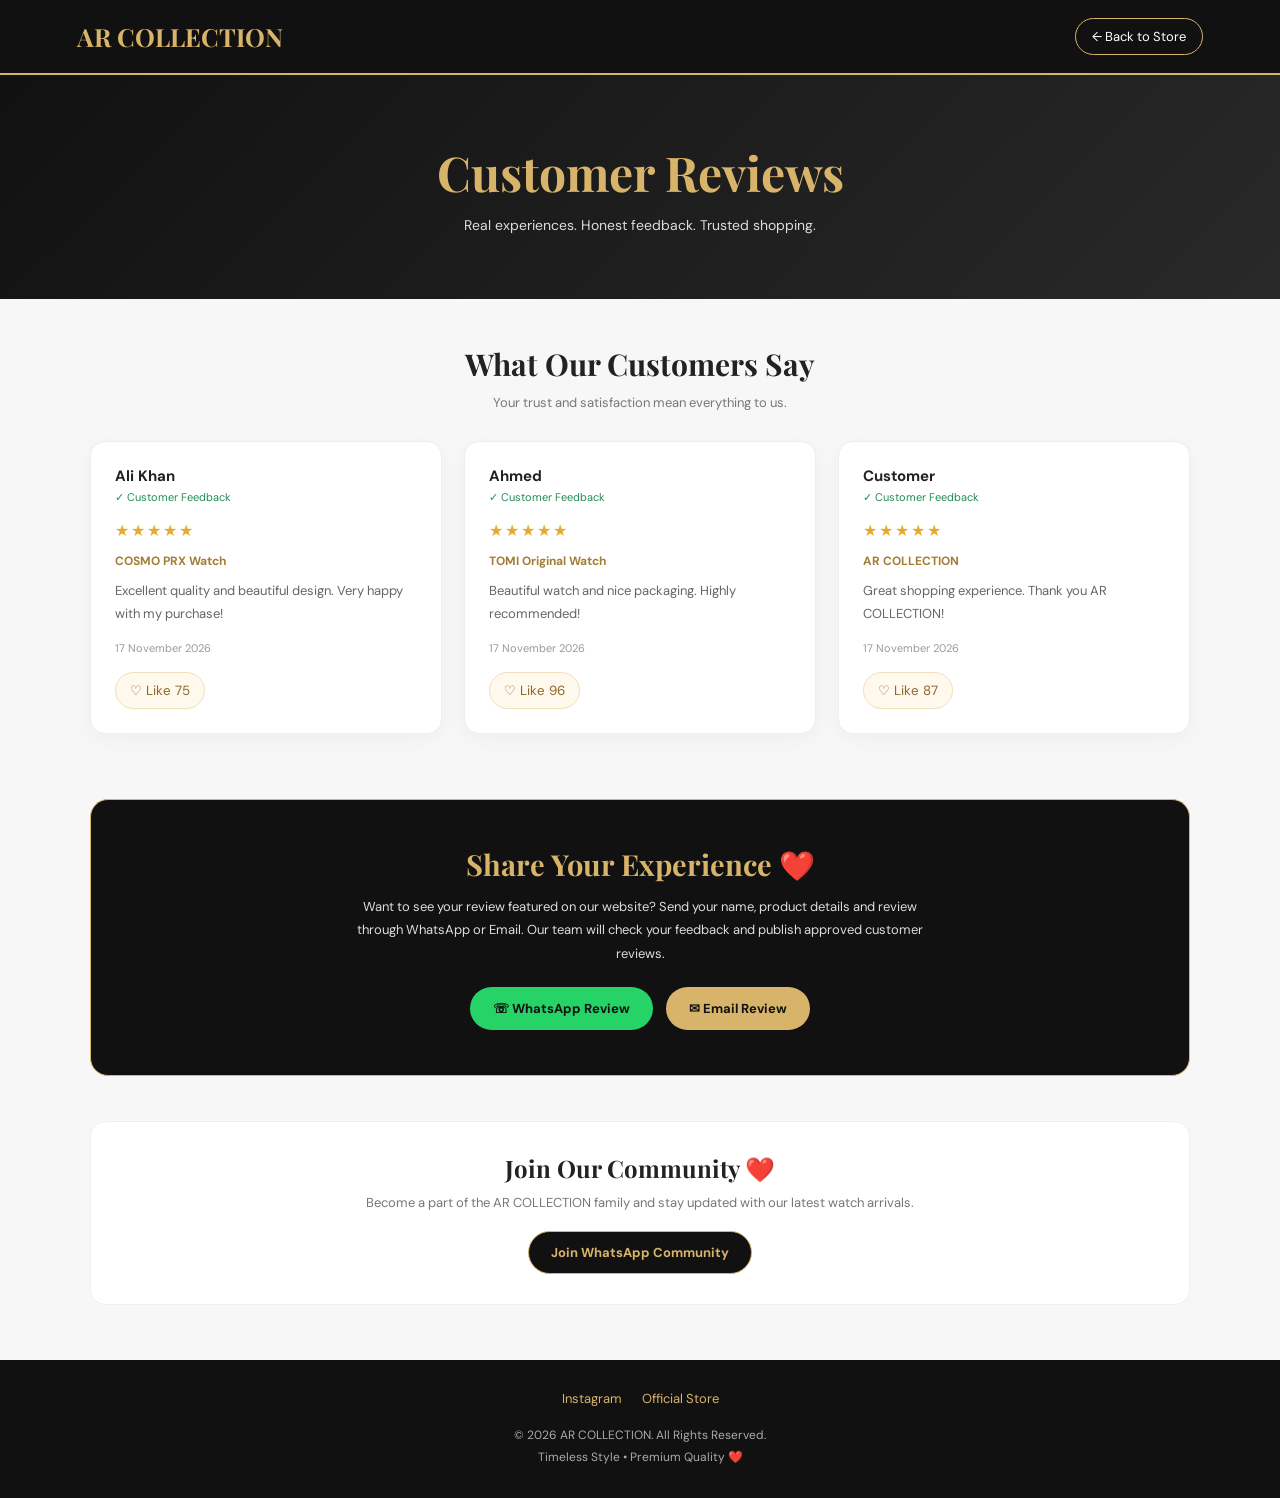
<file: reviews.html>
<!DOCTYPE html>
<html lang="en">

<head>
    <meta charset="UTF-8">
    <meta name="viewport" content="width=device-width, initial-scale=1.0">

    <title>Customer Reviews | AR COLLECTION</title>

    <link rel="preconnect" href="https://fonts.googleapis.com">
    <link rel="icon" href="logo.png.png">
    <link href="https://fonts.googleapis.com/css2?family=DM+Sans:wght@400;500;600;700;800&family=Playfair+Display:wght@600;700&display=swap" rel="stylesheet">

    <style>

        * {
            margin: 0;
            padding: 0;
            box-sizing: border-box;
        }

        :root {
            --gold: #d8b36a;
            --dark: #111;
        }

        body {
            font-family: 'DM Sans', sans-serif;
            background: #f7f7f7;
            color: #222;
        }

        header {
            background: #111;
            padding: 18px 6%;
            display: flex;
            justify-content: space-between;
            align-items: center;
            border-bottom: 2px solid var(--gold);
        }

        .logo {
            color: var(--gold);
            font-family: 'Playfair Display', serif;
            font-size: 25px;
            font-weight: 700;
            text-decoration: none;
        }

        .back-btn {
            color: white;
            text-decoration: none;
            font-size: 13px;
            border: 1px solid var(--gold);
            padding: 9px 16px;
            border-radius: 30px;
        }

        .hero {
            background: linear-gradient(135deg, #111, #292929);
            color: white;
            text-align: center;
            padding: 65px 20px;
        }

        .hero h1 {
            font-family: 'Playfair Display', serif;
            font-size: clamp(32px, 5vw, 48px);
            color: var(--gold);
            margin-bottom: 12px;
        }

        .hero p {
            color: #ddd;
            font-size: 14px;
        }

        .container {
            width: 90%;
            max-width: 1100px;
            margin: 45px auto;
        }

        .section-title {
            text-align: center;
            font-family: 'Playfair Display', serif;
            font-size: 30px;
            margin-bottom: 10px;
        }

        .section-subtitle {
            text-align: center;
            color: #777;
            font-size: 13px;
            margin-bottom: 30px;
        }

        .review-grid {
            display: grid;
            grid-template-columns: repeat(auto-fit, minmax(260px, 1fr));
            gap: 22px;
        }

        .review-card {
            background: white;
            padding: 24px;
            border-radius: 15px;
            border: 1px solid #eee;
            box-shadow: 0 5px 20px rgba(0,0,0,.04);
            transition: .3s;
        }

        .review-card:hover {
            transform: translateY(-6px);
            border-color: var(--gold);
            box-shadow: 0 12px 25px rgba(0,0,0,.08);
        }

        .review-top {
            display: flex;
            justify-content: space-between;
            align-items: center;
            margin-bottom: 16px;
        }

        .customer-name {
            font-weight: 700;
            font-size: 15px;
        }

        .verified {
            color: #218b58;
            font-size: 11px;
            margin-top: 4px;
        }

        .stars {
            color: #e4aa30;
            letter-spacing: 2px;
            font-size: 16px;
            margin-bottom: 12px;
        }

        .product-name {
            font-size: 12px;
            color: #a47c36;
            font-weight: 700;
            margin-bottom: 10px;
        }

        .review-text {
            font-size: 13px;
            line-height: 1.8;
            color: #666;
        }

        .review-date {
            font-size: 11px;
            color: #999;
            margin-top: 15px;
        }

        .like-btn {
            background: #fff8ec;
            border: 1px solid #f0dfbd;
            color: #8d672a;
            padding: 9px 14px;
            border-radius: 30px;
            cursor: pointer;
            margin-top: 17px;
            font-family: inherit;
            transition: .2s;
        }

        .like-btn:hover {
            background: #f6e5c3;
            transform: scale(1.04);
        }

        .like-btn.liked {
            background: #fce5e8;
            border-color: #f1b6bf;
            color: #d52c48;
        }

        .submit-section {
            background: #111;
            color: white;
            padding: 45px 25px;
            border-radius: 18px;
            text-align: center;
            margin-top: 65px;
            border: 1px solid var(--gold);
        }

        .submit-section h2 {
            color: var(--gold);
            font-family: 'Playfair Display', serif;
            font-size: 29px;
            margin-bottom: 12px;
        }

        .submit-section p {
            color: #ddd;
            font-size: 13px;
            line-height: 1.8;
            max-width: 600px;
            margin: 0 auto 22px;
        }

        .submit-buttons {
            display: flex;
            justify-content: center;
            flex-wrap: wrap;
            gap: 13px;
        }

        .submit-btn {
            padding: 13px 23px;
            border-radius: 30px;
            text-decoration: none;
            font-weight: 700;
            font-size: 13px;
            transition: .3s;
        }

        .whatsapp-btn {
            background: #25d366;
            color: #111;
        }

        .email-btn {
            background: var(--gold);
            color: #111;
        }

        .submit-btn:hover {
            transform: translateY(-4px);
            filter: brightness(1.08);
        }

        .community {
            text-align: center;
            margin-top: 45px;
            padding: 30px 20px;
            background: white;
            border-radius: 15px;
            border: 1px solid #eee;
        }

        .community h3 {
            font-family: 'Playfair Display', serif;
            font-size: 24px;
            margin-bottom: 10px;
        }

        .community p {
            color: #777;
            font-size: 13px;
            margin-bottom: 20px;
        }

        .community-btn {
            display: inline-block;
            background: #111;
            color: var(--gold);
            padding: 12px 22px;
            border-radius: 30px;
            text-decoration: none;
            font-size: 13px;
            font-weight: 700;
            border: 1px solid var(--gold);
        }

        footer {
            background: #111;
            color: #aaa;
            text-align: center;
            padding: 30px 15px;
            margin-top: 55px;
        }

        .social-links {
            display: flex;
            justify-content: center;
            flex-wrap: wrap;
            gap: 20px;
            margin-bottom: 18px;
        }

        .social-links a {
            color: var(--gold);
            text-decoration: none;
            font-size: 13px;
        }

        footer p {
            font-size: 12px;
            line-height: 1.8;
        }

        /* CUSTOMER REVIEW SCREENSHOT */

        .review-screenshot {
            display: block;
            width: 100%;
            max-width: 280px;
            height: 180px;
            object-fit: contain;
            background: #181818;
            border: 1px solid var(--gold);
            border-radius: 12px;
            padding: 5px;
            margin: 15px auto 0;
            cursor: pointer;
            transition: 0.3s ease;
        }

        .review-screenshot:hover {
            transform: scale(1.03);
            box-shadow: 0 5px 18px rgba(216, 179, 106, 0.2);
        }

        @media(max-width: 600px) {

            header {
                padding: 15px 5%;
            }

            .logo {
                font-size: 20px;
            }

            .hero {
                padding: 50px 15px;
            }

            .container {
                width: 92%;
            }

            .review-card {
                padding: 20px;
            }

            .submit-section {
                padding: 35px 18px;
            }

            .review-screenshot {
                max-width: 100%;
                height: 160px;
            }

        }

    </style>

</head>


<body>


<!-- HEADER -->

<header>

    <a href="index.html" class="logo">
        AR COLLECTION
    </a>

    <a href="index.html" class="back-btn">
        ← Back to Store
    </a>

</header>


<!-- HERO -->

<section class="hero">

    <h1>Customer Reviews</h1>

    <p>
        Real experiences. Honest feedback. Trusted shopping.
    </p>

</section>


<main class="container">


    <!-- REVIEWS -->

    <h2 class="section-title">
        What Our Customers Say
    </h2>

    <p class="section-subtitle">

        Your trust and satisfaction mean everything to us.

    </p>


    <div class="review-grid" id="reviewGrid"></div>


    <!-- SUBMIT REVIEW -->

    <section class="submit-section">

        <h2>
            Share Your Experience ❤️
        </h2>

        <p>

            Want to see your review featured on our website?

            Send your name, product details and review through
            WhatsApp or Email.

            Our team will check your feedback and publish
            approved customer reviews.

        </p>


        <div class="submit-buttons">


            <!-- WHATSAPP REVIEW -->

            <a

                class="submit-btn whatsapp-btn"

                href="https://wa.me/923172600238?text=Assalamualaikum%20AR%20COLLECTION%2C%20I%20want%20to%20submit%20my%20customer%20review."

                target="_blank"

                rel="noopener noreferrer"

            >

                <span>☏</span>

                WhatsApp Review

            </a>


            <!-- EMAIL REVIEW -->

            <a

                class="submit-btn email-btn"

                href="https://mail.google.com/mail/?view=cm&fs=1&to=modammadwasif%40gmail.com&su=AR%20COLLECTION%20Customer%20Review&body=Customer%20Name%3A%0AProduct%20Name%3A%0ARating%3A%0AMy%20Review%3A"

                target="_blank"

                rel="noopener noreferrer"

            >

                <span>✉</span>

                Email Review

            </a>


        </div>

    </section>


    <!-- COMMUNITY -->

    <section class="community">

        <h3>
            Join Our Community ❤️
        </h3>

        <p>

            Become a part of the AR COLLECTION family
            and stay updated with our latest watch arrivals.

        </p>


        <a

            href="https://chat.whatsapp.com/HO5Q2QPbaa5IJXHF69tbqO?s=sw&p=a&iam=2"

            target="_blank"

            rel="noopener noreferrer"

            class="community-btn"

        >

            Join WhatsApp Community

        </a>

    </section>


</main>


<!-- FOOTER -->

<footer>


    <div class="social-links">

        <a

            href="https://www.instagram.com/arcollection13579/"

            target="_blank"

            rel="noopener noreferrer"

        >

            Instagram

        </a>


        <a href="index.html">

            Official Store

        </a>


    </div>


    <p>
        © <span id="currentYear">2026</span> AR COLLECTION. All Rights Reserved.
    </p>

    <p>
        Timeless Style • Premium Quality ❤️
    </p>


</footer>


<!-- REVIEW JAVASCRIPT -->

<script>

    // =====================================
    // CUSTOMER REVIEWS
    // =====================================

    const VIP_REVIEWS = [

        {

            id: "review-001",

            customerName: "Ali Khan",

            productName: "COSMO PRX Watch",

            rating: 5,

            comment: "Excellent quality and beautiful design. Very happy with my purchase!",

            likes: 75,

            date: "17 November 2026",

     

        },

        {

            id: "review-002",

            customerName: "Ahmed",

            productName: "TOMI Original Watch",

            rating: 5,

            comment: "Beautiful watch and nice packaging. Highly recommended!",

            likes: 96,

            date: "17 November 2026",

  

        },

        {

            id: "review-003",

            customerName: "Customer",

            productName: "AR COLLECTION",

            rating: 5,

            comment: "Great shopping experience. Thank you AR COLLECTION!",

            likes: 87,

            date: "17 November 2026",

         
        }

    ];


    const REVIEW_LIKES_KEY = "vip_review_likes";


    // =====================================
    // RENDER REVIEWS
    // =====================================

    function renderReviews() {

        const grid = document.getElementById("reviewGrid");


        let likedReviews = [];

        try {

            likedReviews = JSON.parse(

                localStorage.getItem(REVIEW_LIKES_KEY) || "[]"

            );

            if (!Array.isArray(likedReviews)) {
                likedReviews = [];
            }

        } catch (error) {

            likedReviews = [];

        }


        grid.innerHTML = VIP_REVIEWS.map(review => {

            const liked = likedReviews.includes(review.id);


            return `

                <article class="review-card">


                    <div class="review-top">

                        <div>

                            <div class="customer-name">

                                ${review.customerName}

                            </div>

                            <div class="verified">

                                ✓ Customer Feedback

                            </div>

                        </div>

                    </div>


                    <div class="stars">

                        ${"★".repeat(review.rating)}

                    </div>


                    <div class="product-name">

                        ${review.productName}

                    </div>


                    <p class="review-text">

                        ${review.comment}

                    </p>


                    ${review.image ? `

                        <img

                            src="${review.image}"

                            class="review-screenshot"

                            alt="Customer review screenshot"

                            onclick="window.open(this.src, '_blank')"

                        >

                    ` : ""}


                    <div class="review-date">

                        ${review.date}

                    </div>


                    <button

                        class="like-btn ${liked ? "liked" : ""}"

                        onclick="toggleReviewLike('${review.id}')"

                    >

                        ${liked ? "♥ Liked" : "♡ Like"}


                        <span id="likes-${review.id}">

                            ${review.likes + (liked ? 1 : 0)}

                        </span>

                    </button>


                </article>

            `;

        }).join("");

    }


    // =====================================
    // LIKE / UNLIKE REVIEW
    // =====================================

    function toggleReviewLike(reviewId) {

        let likedReviews = [];

        try {

            likedReviews = JSON.parse(

                localStorage.getItem(REVIEW_LIKES_KEY) || "[]"

            );

            if (!Array.isArray(likedReviews)) {
                likedReviews = [];
            }

        } catch (error) {

            likedReviews = [];

        }


        if (likedReviews.includes(reviewId)) {

            likedReviews = likedReviews.filter(

                id => id !== reviewId

            );

        } else {

            likedReviews.push(reviewId);

        }


        localStorage.setItem(

            REVIEW_LIKES_KEY,

            JSON.stringify(likedReviews)

        );


        renderReviews();

    }


    // =====================================
    // CURRENT YEAR
    // =====================================

    document.getElementById("currentYear").textContent =
        new Date().getFullYear();


    // =====================================
    // INITIALIZE REVIEWS
    // =====================================

    renderReviews();


</script>


</body>
</html>
</file>
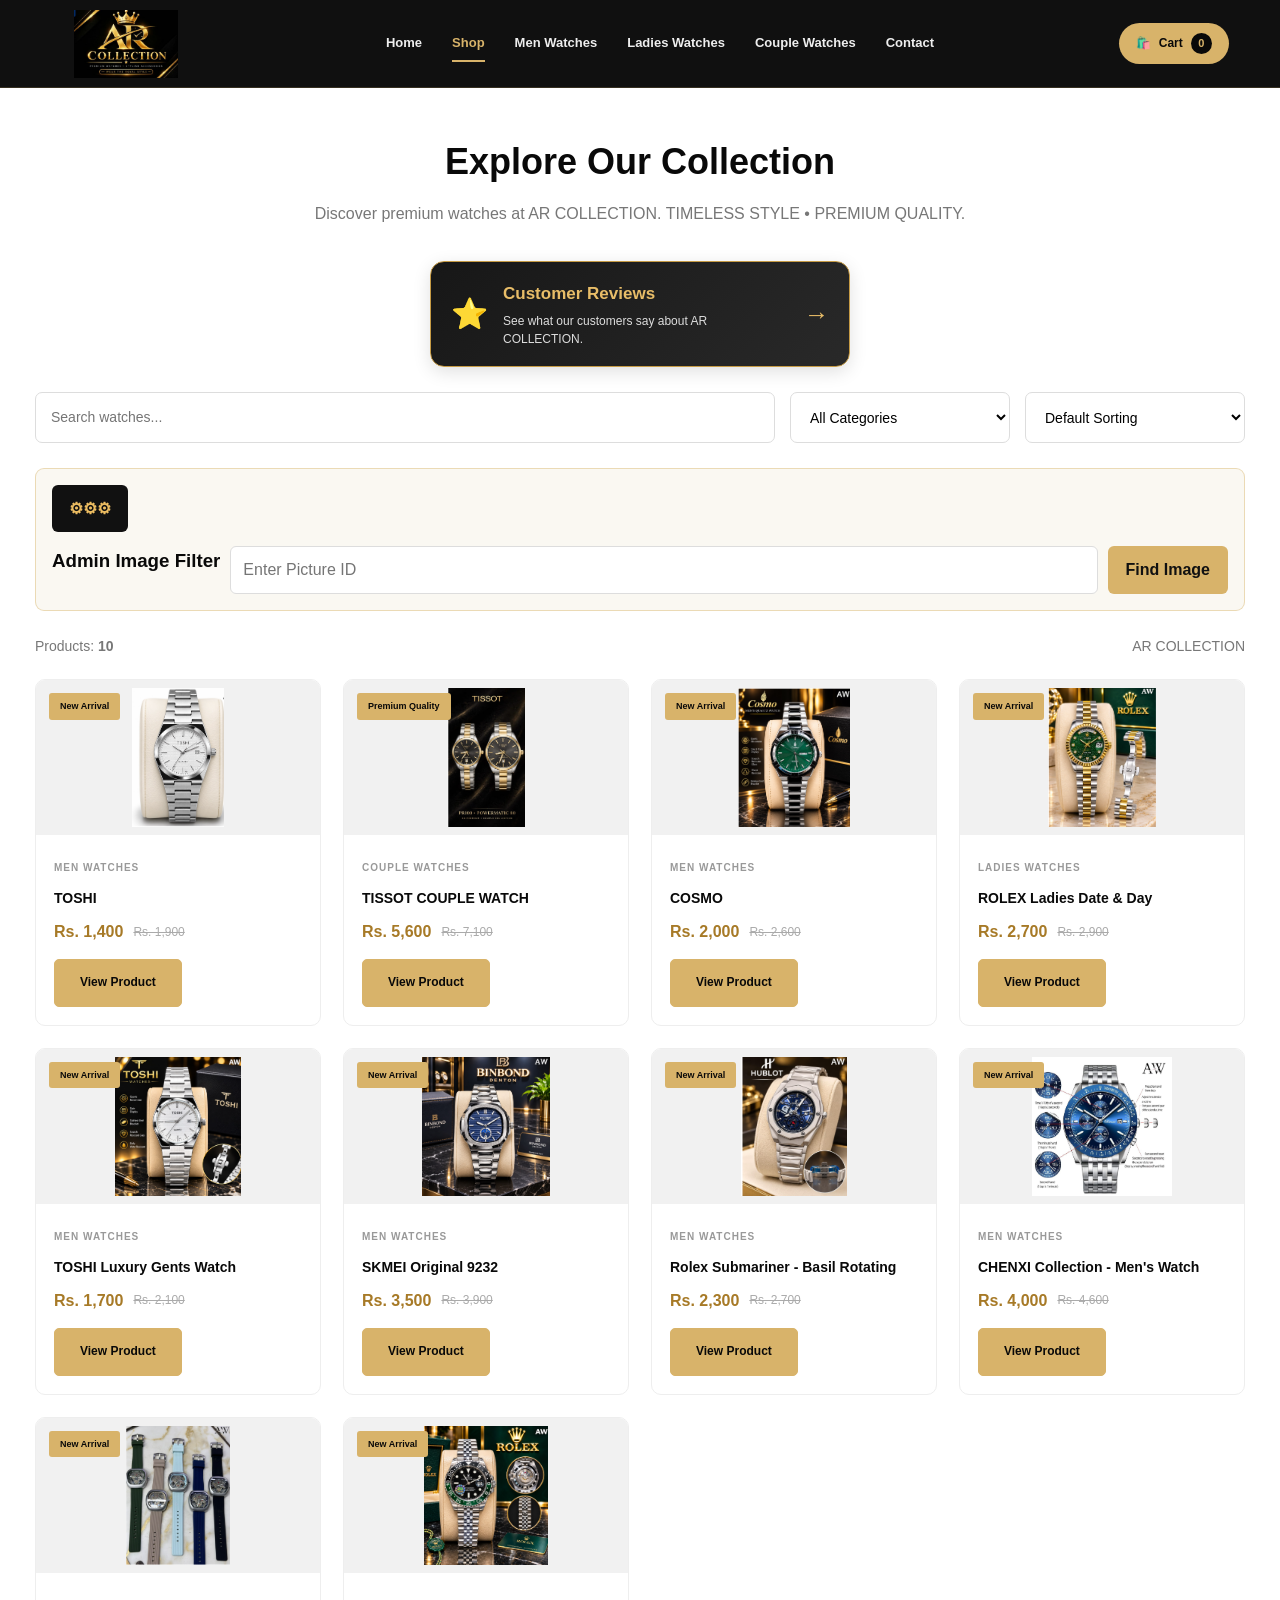
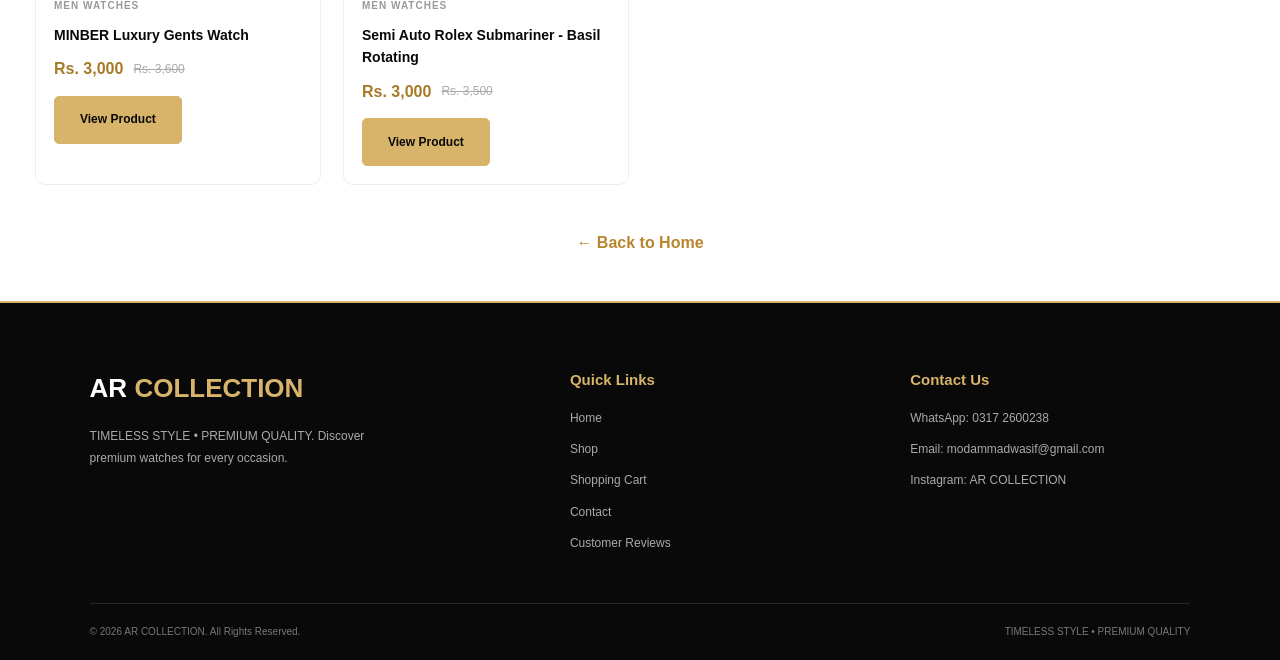
<file: shop.html>
<!DOCTYPE html>
<html lang="en">

<head>
    <meta charset="UTF-8">
    <meta name="viewport" content="width=device-width, initial-scale=1.0">

    <title>Shop All Watches | AR COLLECTION</title>

    <meta name="description"
        content="Explore premium Men Watches, Ladies Watches and Couple Watches at AR COLLECTION. TIMELESS STYLE • PREMIUM QUALITY.">
 
    <link rel="icon" href="logo.png.png">
    <link rel="stylesheet" href="style.css">

    <style>
        .shop-page {
            max-width: 1250px;
            margin: 45px auto;
            padding: 0 20px;
        }

        .shop-heading {
            text-align: center;
            margin-bottom: 35px;
        }

        .shop-heading h1 {
            font-size: 36px;
            margin-bottom: 10px;
        }

        .shop-heading p {
            color: #777;
        }

        .shop-toolbar {
            display: grid;
            grid-template-columns: 1fr 220px 220px;
            gap: 15px;
            margin-bottom: 25px;
        }

        .shop-toolbar input,
        .shop-toolbar select {
            width: 100%;
            padding: 13px 15px;
            border: 1px solid #ddd;
            border-radius: 7px;
            background: white;
            font-size: 14px;
            outline: none;
        }

        .shop-toolbar input:focus,
        .shop-toolbar select:focus {
            border-color: #d8b36a;
        }

        .shop-result-info {
            display: flex;
            justify-content: space-between;
            align-items: center;
            margin-bottom: 22px;
            color: #777;
            font-size: 14px;
        }

        #shopProducts {
            display: grid;
            grid-template-columns: repeat(4, minmax(0, 1fr));
            gap: 22px;
        }

        .shop-empty {
            grid-column: 1 / -1;
            text-align: center;
            padding: 60px 15px;
            border: 1px dashed #ddd;
            border-radius: 10px;
        }

        .shop-empty h3 {
            margin-bottom: 10px;
        }

        .shop-empty p {
            color: #777;
        }

        .shop-empty a {
            display: inline-block;
            margin-top: 15px;
            color: #b9852d;
            font-weight: 600;
            text-decoration: none;
        }

        .shop-bottom {
            text-align: center;
            margin-top: 45px;
        }

        .shop-bottom a {
            color: #b9852d;
            text-decoration: none;
            font-weight: 600;
        }

        @media (max-width: 1000px) {
            #shopProducts {
                grid-template-columns: repeat(3, minmax(0, 1fr));
            }

            .shop-toolbar {
                grid-template-columns: 1fr 1fr;
            }

            .shop-toolbar input {
                grid-column: 1 / -1;
            }
        }

        @media (max-width: 700px) {
            #shopProducts {
                grid-template-columns: repeat(2, minmax(0, 1fr));
                gap: 14px;
            }

            .shop-heading h1 {
                font-size: 28px;
            }

            .shop-toolbar {
                grid-template-columns: 1fr;
            }

            .shop-toolbar input {
                grid-column: auto;
            }
        }

        @media (max-width: 380px) {
            #shopProducts {
                grid-template-columns: 1fr;
            }
        }
    </style>

</head>

<body>

    <!-- HEADER -->
    <header class="site-header">

        <div class="header-container">

            <a href="index.html" class="brand">

            <img
                    src="logo.png.png"
                    alt="AR COLLECTION Logo"
                    class="brand-logo"
                >
            </a>

            <nav class="main-nav" id="mainNav">

                <a href="index.html">Home</a>

                <a href="shop.html" class="active">Shop</a>

                <a href="shop.html?category=Men%20Watches">
                    Men Watches
                </a>

                <a href="shop.html?category=Ladies%20Watches">
                    Ladies Watches
                </a>

                <a href="shop.html?category=Couple%20Watches">
                    Couple Watches
                </a>

                <a href="contact.html">Contact</a>

            </nav>


            <div class="header-actions">

                <a href="cart.html" class="cart-button">

                    <span>🛍️</span>

                    <span>Cart</span>

                    <span class="cart-count" id="cartCount">0</span>

                </a>


                <button
                    class="menu-toggle"
                    id="menuToggle"
                    aria-label="Open menu"
                >
                    ☰
                </button>

            </div>

        </div>

    </header>


    <!-- SHOP PAGE -->
    <main class="shop-page">

        <section class="shop-heading">

            <h1>Explore Our Collection</h1>

            <p>
                Discover premium watches at AR COLLECTION.
                TIMELESS STYLE • PREMIUM QUALITY.
            </p>

        </section>


        <!-- CUSTOMER REVIEWS BOX -->
        <a href="reviews.html" class="review-link-box">

            <div class="review-box-icon">⭐</div>

            <div class="review-box-content">

                <h3>Customer Reviews</h3>

                <p>
                    See what our customers say about AR COLLECTION.
                </p>

            </div>

            <span class="review-box-arrow">→</span>

        </a>


        <!-- SEARCH AND FILTERS -->
        <section class="shop-toolbar">

            <input
                type="search"
                id="shopSearch"
                placeholder="Search watches..."
                aria-label="Search watches"
            >


            <select
                id="categoryFilter"
                aria-label="Filter by category"
            >

                <option value="all">All Categories</option>

                <option value="Men Watches">Men Watches</option>

                <option value="Ladies Watches">Ladies Watches</option>

                <option value="Couple Watches">Couple Watches</option>

            </select>


            <select
                id="sortFilter"
                aria-label="Sort products"
            >

                <option value="default">Default Sorting</option>

                <option value="low-high">Price: Low to High</option>

                <option value="high-low">Price: High to Low</option>

                <option value="name">Name: A to Z</option>

            </select>

        </section>


        <!-- ADMIN SETTINGS ICON -->
        <section class="shop-admin-tools">

            <button
                type="button"
                id="adminImageFilterButton"
                aria-label="Admin Settings"
                title="Admin Settings"
            >
                ⚙⚙⚙
            </button>


            <div
                id="adminImageFilterPanel"
                class="admin-image-filter-panel"
                hidden
            >

                <h3>Admin Image Filter</h3>

                <input
                    type="text"
                    id="pictureIdInput"
                    placeholder="Enter Picture ID"
                    autocomplete="off"
                >

                <button
                    type="button"
                    id="pictureIdFindButton"
                >
                    Find Image
                </button>

            </div>


            <div id="adminImageResult"></div>

        </section>


        <!-- RESULT COUNT -->
        <div class="shop-result-info">

            <p>
                Products:
                <strong id="resultCount">0</strong>
            </p>

            <p>AR COLLECTION</p>

        </div>


        <!-- PRODUCTS -->
        <section id="shopProducts">

            <div class="shop-empty">

                <h3>Loading Watches...</h3>

                <p>Please wait.</p>

            </div>

        </section>


        <div class="shop-bottom">

            <a href="index.html">
                ← Back to Home
            </a>

        </div>

    </main>


    <!-- FOOTER -->
    <footer class="site-footer">

        <div class="footer-container">


            <div class="footer-brand">

                <h2>AR <span>COLLECTION</span></h2>

                <p>
                    TIMELESS STYLE • PREMIUM QUALITY.
                    Discover premium watches for every occasion.
                </p>

            </div>


            <div class="footer-links">

                <h3>Quick Links</h3>

                <a href="index.html">Home</a>

                <a href="shop.html">Shop</a>

                <a href="cart.html">Shopping Cart</a>

                <a href="contact.html">Contact</a>

                <a href="reviews.html">Customer Reviews</a>

            </div>


            <div class="footer-contact">

                <h3>Contact Us</h3>

                <p>
                    WhatsApp:

                    <a
                        href="https://wa.me/923172600238"
                        target="_blank"
                        rel="noopener noreferrer"
                    >
                        0317 2600238
                    </a>
                </p>


                <p>
                    Email:

                    <a href="mailto:modammadwasif@gmail.com">
                        modammadwasif@gmail.com
                    </a>
                </p>


                <p>
                    Instagram:

                    <a
                        href="https://www.instagram.com/arcollection13579/"
                        target="_blank"
                        rel="noopener noreferrer"
                    >
                        AR COLLECTION
                    </a>
                </p>

            </div>

        </div>


        <div class="footer-bottom">

            <p>© 2026 AR COLLECTION. All Rights Reserved.</p>

            <p>TIMELESS STYLE • PREMIUM QUALITY</p>

        </div>

    </footer>


    <!-- BACK TO TOP -->
    <button
        id="backToTop"
        class="back-to-top"
        aria-label="Back to top"
    >
        ↑
    </button>


    <!-- JAVASCRIPT -->
    <script src="products-data.js"></script>
    <script src="shop.js"></script>
    <script src="main.js"></script>

</body>

</html>
</file>
<file: style.css>
/* =========================================
   AR COLLECTION - MAIN STYLESHEET
   Theme: Luxury Black + Gold + White
========================================= */

:root {
    --black: #090909;
    --dark: #111111;
    --dark-light: #1b1b1b;
    --gold: #d8b36a;
    --gold-light: #f2d89b;
    --white: #ffffff;
    --gray: #a6a6a6;
    --light-bg: #f7f7f7;
    --border: rgba(216, 179, 106, 0.2);
    --shadow: 0 15px 45px rgba(0, 0, 0, 0.12);
    --transition: 0.35s ease;
}

* {
    margin: 0;
    padding: 0;
    box-sizing: border-box;
}

html {
    scroll-behavior: smooth;
}

body {
    font-family: 'Manrope', sans-serif;
    background: var(--white);
    color: var(--black);
    line-height: 1.6;
    overflow-x: hidden;
}

button,
input,
textarea,
select {
    font: inherit;
}

button,
a {
    -webkit-tap-highlight-color: transparent;
}

a {
    text-decoration: none;
    color: inherit;
}

button {
    cursor: pointer;
}

img {
    max-width: 100%;
    display: block;
}

/* =========================================
   HEADER
========================================= */

.site-header {
    width: 100%;
    height: 88px;
    background: rgba(9, 9, 9, 0.97);
    border-bottom: 1px solid var(--border);
    position: sticky;
    top: 0;
    z-index: 1000;
    backdrop-filter: blur(15px);
}

.header-container {
    width: min(1200px, 92%);
    height: 100%;
    margin: auto;
    display: flex;
    align-items: center;
    justify-content: space-between;
    gap: 30px;
}

.brand {
    display: flex;
    align-items: center;
    min-width: 120px;
}

.brand-logo {
    width: 150px;
    height: 68px;
    object-fit: contain;
}

.main-nav {
    display: flex;
    align-items: center;
    gap: 30px;
}

.main-nav a {
    color: #eeeeee;
    font-size: 13px;
    font-weight: 700;
    position: relative;
    transition: var(--transition);
}

.main-nav a::after {
    content: "";
    width: 0;
    height: 2px;
    background: var(--gold);
    position: absolute;
    left: 0;
    bottom: -8px;
    transition: var(--transition);
}

.main-nav a:hover,
.main-nav a.active {
    color: var(--gold);
}

.main-nav a:hover::after,
.main-nav a.active::after {
    width: 100%;
}

.header-actions {
    display: flex;
    align-items: center;
    gap: 15px;
}

.cart-button {
    background: var(--gold);
    color: var(--black);
    border-radius: 30px;
    padding: 10px 17px;
    display: flex;
    align-items: center;
    gap: 8px;
    font-size: 12px;
    font-weight: 800;
    transition: var(--transition);
}

.cart-button:hover {
    background: var(--gold-light);
    transform: translateY(-3px);
}

.cart-count {
    background: var(--black);
    color: var(--gold);
    border-radius: 50%;
    width: 21px;
    height: 21px;
    display: grid;
    place-items: center;
    font-size: 11px;
}

.menu-toggle {
    display: none;
    border: 1px solid var(--gold);
    background: transparent;
    color: var(--gold);
    padding: 8px 12px;
    border-radius: 7px;
    font-size: 20px;
}

/* =========================================
   HERO SECTION
========================================= */

.hero-section {
    min-height: 620px;
    padding: 90px 8%;
    background:
        radial-gradient(circle at 80% 50%, rgba(216, 179, 106, 0.13), transparent 35%),
        linear-gradient(115deg, #080808, #151515 65%, #090909);
    display: flex;
    align-items: center;
    justify-content: space-between;
    gap: 50px;
    overflow: hidden;
    position: relative;
}

.hero-content {
    max-width: 650px;
    position: relative;
    z-index: 2;
    animation: heroFade 1s ease both;
}

.hero-tag,
.section-tag {
    display: inline-block;
    color: var(--gold);
    font-size: 11px;
    font-weight: 800;
    letter-spacing: 3px;
    margin-bottom: 17px;
}

.hero-content h1 {
    color: var(--white);
    font-family: 'Poppins', sans-serif;
    font-size: clamp(38px, 5vw, 65px);
    font-weight: 800;
    line-height: 1.17;
    margin-bottom: 22px;
}

.hero-content h1 span {
    color: var(--gold);
    display: block;
}

.hero-content > p {
    color: #b9b9b9;
    font-size: 15px;
    max-width: 520px;
    margin-bottom: 30px;
}

.hero-buttons {
    display: flex;
    align-items: center;
    flex-wrap: wrap;
    gap: 15px;
}

.btn {
    min-height: 48px;
    padding: 13px 25px;
    display: inline-flex;
    justify-content: center;
    align-items: center;
    border-radius: 5px;
    font-size: 12px;
    font-weight: 800;
    transition: var(--transition);
}

.btn-primary {
    background: var(--gold);
    color: var(--black);
    border: 1px solid var(--gold);
}

.btn-primary:hover {
    background: var(--gold-light);
    border-color: var(--gold-light);
    transform: translateY(-4px);
    box-shadow: 0 10px 25px rgba(216, 179, 106, 0.2);
}

.btn-outline {
    color: var(--gold);
    border: 1px solid var(--gold);
    background: transparent;
}

.btn-outline:hover {
    color: var(--black);
    background: var(--gold);
    transform: translateY(-4px);
}

.hero-features {
    display: flex;
    flex-wrap: wrap;
    gap: 22px;
    margin-top: 35px;
}

.hero-features span {
    color: #d0d0d0;
    font-size: 11px;
    font-weight: 700;
}

.hero-features span::first-letter {
    color: var(--gold);
}

/* HERO DECORATION */

.hero-decoration {
    width: 390px;
    height: 390px;
    flex-shrink: 0;
    display: grid;
    place-items: center;
    position: relative;
}

.hero-circle {
    width: 310px;
    height: 310px;
    border-radius: 50%;
    border: 1px solid rgba(216, 179, 106, 0.6);
    background: radial-gradient(circle, #272015, #0c0c0c 70%);
    box-shadow:
        0 0 0 18px rgba(216, 179, 106, 0.04),
        0 0 0 38px rgba(216, 179, 106, 0.025),
        0 0 80px rgba(216, 179, 106, 0.15);
    display: flex;
    flex-direction: column;
    align-items: center;
    justify-content: center;
    animation: floatCircle 5s ease-in-out infinite;
}

.hero-circle span {
    font-family: 'Poppins', sans-serif;
    font-size: 75px;
    font-weight: 800;
    color: var(--gold);
    line-height: 1;
}

.hero-circle strong {
    color: var(--white);
    letter-spacing: 9px;
    font-size: 18px;
    margin-top: 8px;
}

.hero-circle small {
    color: #aaa;
    font-size: 8px;
    letter-spacing: 2px;
    margin-top: 12px;
}

/* =========================================
   COMMON SECTION HEADING
========================================= */

.section-heading {
    text-align: center;
    margin-bottom: 45px;
}

.section-heading .section-tag {
    margin-bottom: 10px;
}

.section-heading h2 {
    font-family: 'Poppins', sans-serif;
    font-size: clamp(25px, 3vw, 37px);
    font-weight: 800;
    color: var(--black);
    margin-bottom: 8px;
}

.section-heading p {
    color: #777;
    font-size: 13px;
}

/* =========================================
   CATEGORIES
========================================= */

.categories-section {
    padding: 90px 7%;
    background: var(--white);
}

.category-grid {
    width: min(1150px, 100%);
    margin: auto;
    display: grid;
    grid-template-columns: repeat(4, 1fr);
    gap: 20px;
}

.category-card {
    min-height: 210px;
    background: #111;
    border: 1px solid var(--border);
    border-radius: 10px;
    display: flex;
    flex-direction: column;
    align-items: center;
    justify-content: center;
    padding: 25px 15px;
    text-align: center;
    transition: var(--transition);
    position: relative;
    overflow: hidden;
}

.category-card::before {
    content: "";
    position: absolute;
    width: 180px;
    height: 180px;
    background: rgba(216, 179, 106, 0.09);
    border-radius: 50%;
    top: -100px;
    right: -100px;
    transition: var(--transition);
}

.category-card:hover {
    transform: translateY(-9px);
    border-color: var(--gold);
    box-shadow: 0 15px 35px rgba(0, 0, 0, 0.13);
}

.category-card:hover::before {
    transform: scale(1.8);
}

.category-icon {
    font-size: 42px;
    margin-bottom: 12px;
    position: relative;
    transition: var(--transition);
}

.category-card:hover .category-icon {
    transform: scale(1.15) rotate(-5deg);
}

.category-card h3 {
    color: var(--white);
    font-size: 16px;
    font-weight: 800;
    margin-bottom: 7px;
    position: relative;
}

.category-card > span:last-child {
    color: var(--gold);
    font-size: 10px;
    font-weight: 700;
    position: relative;
}

/* =========================================
   FEATURED PRODUCTS
========================================= */

.featured-section {
    padding: 90px 7%;
    background: var(--light-bg);
}

.product-grid {
    width: min(1200px, 100%);
    margin: auto;
    display: grid;
    grid-template-columns: repeat(4, 1fr);
    gap: 23px;
}

.products-loading {
    grid-column: 1 / -1;
    padding: 45px;
    text-align: center;
    color: #777;
    font-size: 14px;
}

.product-card {
    background: var(--white);
    border-radius: 10px;
    overflow: hidden;
    position: relative;
    border: 1px solid #eee;
    transition: var(--transition);
    cursor: pointer;
}

.product-card:hover {
    transform: translateY(-8px);
    box-shadow: var(--shadow);
    border-color: var(--gold);
}

.product-image-wrap {
    height: 245px;
    position: relative;
    overflow: hidden;
    background: #f1f1f1;
}

.product-image-wrap img {
    width: 100%;
    height: 100%;
    object-fit: cover;
    transition: transform 0.6s ease, opacity 0.4s ease;
}

.product-card:hover .product-image-wrap img {
    transform: scale(1.08);
}

.product-badge {
    position: absolute;
    top: 13px;
    left: 13px;
    padding: 6px 11px;
    background: var(--gold);
    color: var(--black);
    border-radius: 3px;
    font-size: 9px;
    font-weight: 800;
    z-index: 2;
}

.product-info {
    padding: 18px;
}

.product-category {
    color: #999;
    font-size: 10px;
    font-weight: 800;
    text-transform: uppercase;
    letter-spacing: 1px;
}

.product-info h3 {
    font-size: 14px;
    font-weight: 800;
    margin: 8px 0;
    color: var(--black);
}

.product-price {
    display: flex;
    align-items: center;
    gap: 10px;
    margin: 10px 0 14px;
}

.product-price .current-price {
    color: #a77a27;
    font-size: 16px;
    font-weight: 800;
}

.product-price .old-price {
    color: #aaa;
    font-size: 12px;
    text-decoration: line-through;
}

.product-card-actions {
    display: flex;
    gap: 8px;
}

.product-card-actions button {
    flex: 1;
    min-height: 39px;
    border: 1px solid var(--gold);
    background: var(--black);
    color: var(--gold);
    border-radius: 4px;
    font-size: 10px;
    font-weight: 800;
    transition: var(--transition);
}

.product-card-actions button:hover {
    background: var(--gold);
    color: var(--black);
}

.section-footer {
    text-align: center;
    margin-top: 45px;
}

/* =========================================
   BENEFITS
========================================= */

.benefits-section {
    padding: 85px 7%;
    background: var(--white);
}

.benefits-grid {
    width: min(1100px, 100%);
    margin: auto;
    display: grid;
    grid-template-columns: repeat(3, 1fr);
    gap: 25px;
}

.benefit-card {
    padding: 35px 22px;
    border: 1px solid #eee;
    border-radius: 9px;
    text-align: center;
    transition: var(--transition);
}

.benefit-card:hover {
    border-color: var(--gold);
    transform: translateY(-7px);
    box-shadow: var(--shadow);
}

.benefit-card > span {
    font-size: 38px;
}

.benefit-card h3 {
    margin: 15px 0 8px;
    font-size: 16px;
    font-weight: 800;
}

.benefit-card p {
    color: #777;
    font-size: 12px;
}

/* =========================================
   FOOTER
========================================= */

.site-footer {
    background: var(--black);
    color: var(--white);
    padding: 65px 7% 0;
    border-top: 2px solid var(--gold);
}

.footer-container {
    width: min(1150px, 100%);
    margin: auto;
    display: grid;
    grid-template-columns: 1.5fr 1fr 1fr;
    gap: 60px;
    padding-bottom: 50px;
}

.footer-brand h2 {
    font-family: 'Poppins', sans-serif;
    font-size: 26px;
    font-weight: 800;
    margin-bottom: 15px;
}

.footer-brand h2 span {
    color: var(--gold);
}

.footer-brand p {
    color: #aaa;
    max-width: 300px;
    font-size: 12px;
    line-height: 1.9;
}

.footer-links,
.footer-contact {
    display: flex;
    flex-direction: column;
    align-items: flex-start;
    gap: 12px;
}

.footer-links h3,
.footer-contact h3 {
    font-size: 15px;
    color: var(--gold);
    margin-bottom: 5px;
}

.footer-links a,
.footer-contact p,
.footer-contact a {
    color: #aaa;
    font-size: 12px;
    transition: var(--transition);
}

.footer-links a:hover,
.footer-contact a:hover {
    color: var(--gold);
    padding-left: 4px;
}

.footer-bottom {
    width: min(1150px, 100%);
    margin: auto;
    border-top: 1px solid #282828;
    padding: 20px 0;
    display: flex;
    align-items: center;
    justify-content: space-between;
    gap: 15px;
}

.footer-bottom p {
    color: #777;
    font-size: 10px;
}

/* =========================================
   BACK TO TOP
========================================= */

.back-to-top {
    position: fixed;
    bottom: 25px;
    right: 25px;
    width: 45px;
    height: 45px;
    border: 1px solid var(--gold);
    border-radius: 50%;
    background: var(--black);
    color: var(--gold);
    font-size: 23px;
    display: grid;
    place-items: center;
    z-index: 900;
    opacity: 0;
    visibility: hidden;
    transform: translateY(15px);
    transition: var(--transition);
}

.back-to-top.show {
    opacity: 1;
    visibility: visible;
    transform: translateY(0);
}

.back-to-top:hover {
    background: var(--gold);
    color: var(--black);
}

/* =========================================
   GENERAL ANIMATIONS
========================================= */

@keyframes heroFade {
    from {
        opacity: 0;
        transform: translateY(30px);
    }

    to {
        opacity: 1;
        transform: translateY(0);
    }
}

@keyframes floatCircle {
    0%, 100% {
        transform: translateY(0);
    }

    50% {
        transform: translateY(-15px);
    }
}

/* =========================================
   TABLET RESPONSIVE
========================================= */

@media (max-width: 1000px) {

    .main-nav {
        gap: 17px;
    }

    .main-nav a {
        font-size: 11px;
    }

    .hero-section {
        padding: 75px 6%;
    }

    .hero-decoration {
        width: 300px;
        height: 300px;
    }

    .hero-circle {
        width: 245px;
        height: 245px;
    }

    .hero-circle span {
        font-size: 60px;
    }

    .product-grid {
        grid-template-columns: repeat(3, 1fr);
    }

    .category-grid {
        grid-template-columns: repeat(2, 1fr);
    }
}

/* =========================================
   MOBILE RESPONSIVE
========================================= */

@media (max-width: 700px) {

    .site-header {
        height: 72px;
    }

    .header-container {
        width: 94%;
        gap: 10px;
    }

    .brand-logo {
        width: 115px;
        height: 58px;
    }

    .menu-toggle {
        display: block;
    }

    .main-nav {
        position: absolute;
        top: 72px;
        left: 0;
        width: 100%;
        padding: 20px;
        background: #101010;
        border-top: 1px solid var(--border);
        display: none;
        flex-direction: column;
        align-items: stretch;
        gap: 0;
    }

    .main-nav.active {
        display: flex;
    }

    .main-nav a {
        padding: 13px 5px;
        border-bottom: 1px solid #252525;
        font-size: 13px;
    }

    .main-nav a::after {
        display: none;
    }

    .cart-button {
        padding: 9px 11px;
        font-size: 10px;
        gap: 5px;
    }

    .hero-section {
        min-height: auto;
        padding: 70px 7% 55px;
        flex-direction: column;
        align-items: flex-start;
        gap: 45px;
    }

    .hero-content {
        width: 100%;
    }

    .hero-content h1 {
        font-size: clamp(35px, 9vw, 49px);
    }

    .hero-content > p {
        font-size: 13px;
    }

    .hero-features {
        gap: 12px;
    }

    .hero-features span {
        font-size: 9px;
    }

    .hero-decoration {
        width: 100%;
        height: 260px;
    }

    .hero-circle {
        width: 235px;
        height: 235px;
    }

    .hero-circle span {
        font-size: 58px;
    }

    .categories-section,
    .featured-section,
    .benefits-section {
        padding: 65px 5%;
    }

    .section-heading {
        margin-bottom: 30px;
    }

    .category-grid {
        grid-template-columns: repeat(2, 1fr);
        gap: 12px;
    }

    .category-card {
        min-height: 175px;
        padding: 18px 8px;
    }

    .category-icon {
        font-size: 34px;
    }

    .category-card h3 {
        font-size: 13px;
    }

    .category-card > span:last-child {
        font-size: 9px;
    }

    .product-grid {
        grid-template-columns: repeat(2, minmax(0, 1fr));
        gap: 12px;
    }

    .product-image-wrap {
        height: 175px;
    }

    .product-info {
        padding: 12px;
    }

    .product-info h3 {
        font-size: 12px;
    }

    .product-price .current-price {
        font-size: 13px;
    }

    .product-card-actions button {
        font-size: 9px;
        min-height: 35px;
    }

    .benefits-grid {
        grid-template-columns: 1fr;
        gap: 15px;
    }

    .benefit-card {
        padding: 25px 15px;
    }

    .site-footer {
        padding: 50px 7% 0;
    }

    .footer-container {
        grid-template-columns: 1fr 1fr;
        gap: 35px 20px;
    }

    .footer-brand {
        grid-column: 1 / -1;
    }

    .footer-bottom {
        flex-direction: column;
        text-align: center;
    }
}

/* =========================================
   SMALL MOBILE
========================================= */

@media (max-width: 380px) {

    .cart-button {
        padding: 8px;
    }

    .cart-button > span:nth-child(2) {
        display: none;
    }

    .hero-content h1 {
        font-size: 33px;
    }

    .category-grid {
        grid-template-columns: 1fr 1fr;
    }

    .product-grid {
        gap: 9px;
    }

    .product-image-wrap {
        height: 145px;
    }

    .product-info {
        padding: 9px;
    }

    .footer-container {
        grid-template-columns: 1fr;
    }

    .footer-brand {
        grid-column: auto;
    }
}

/* =========================================
   AR COLLECTION - UNIVERSAL HEADER LOGO FIX
========================================= */

.site-header .logo {
    display: flex;
    align-items: center;
    justify-content: flex-start;
    flex-shrink: 0;
    width: 150px;
    height: 68px;
    overflow: hidden;
}

.site-header .logo img {
    display: block;
    width: 150px;
    height: 68px;
    max-width: 100%;
    object-fit: contain;
    object-position: left center;
}

@media (max-width: 700px) {

    .site-header .logo {
        width: 115px;
        height: 58px;
    }

    .site-header .logo img {
        width: 115px;
        height: 58px;
    }

}

/* =========================================
   PREMIUM PRODUCT IMAGE STYLE
========================================= */

.product-image-wrap {
    height: 155px;
    padding: 8px;
    overflow: hidden;
    background: #ffffff;
    display: flex;
    align-items: center;
    justify-content: center;
}

.product-image-wrap img {
    width: 100%;
    height: 100%;
    object-fit: contain !important;
    object-position: center;
    display: block;
    transform: none !important;
}

/* Keep product cards stable */

.product-card,
.product-card:hover {
    transform: none !important;
}

/* Mobile */

@media (max-width: 600px) {

    .product-image-wrap {
        height: 125px;
        padding: 5px;
    }

}

/* =====================================
   FIX: HOMEPAGE PRODUCT IMAGES & CARDS
===================================== */

/* Remove card movement */

.product-card {
    transform: none !important;
    transition: box-shadow 0.3s ease, border-color 0.3s ease !important;
}

.product-card:hover {
    transform: none !important;
}

/* Remove image zoom */

.product-card:hover .product-image-wrap img {
    transform: none !important;
}

/* Fix image white spaces */

.product-image-wrap {
    height: 155px;
    overflow: hidden;
    background: #f1f1f1;
}

.product-image-wrap img {
    width: 100%;
    height: 100%;
    object-fit: cover;
    object-position: center;
    display: block;
    transform: none !important;
}

/* Mobile */

@media (max-width: 600px) {

    .product-image-wrap {
        height: 125px;
    }

}

/* =========================================
   AR COLLECTION - VARIANT / CHECKOUT / ADMIN
========================================= */

.product-variant-control,
.cart-choice-label,
.checkout-choice-label {
    display: flex;
    flex-direction: column;
    gap: 8px;
    margin: 14px 0;
    font-size: 13px;
    font-weight: 700;
}

.variant-select,
.cart-variant-select,
.checkout-variant-select {
    width: 100%;
    max-width: 340px;
    min-height: 42px;
    padding: 9px 12px;
    border: 1px solid #d8b36a;
    border-radius: 7px;
    background: #fff;
    color: #111;
}

.variant-current {
    display: inline-block;
    padding: 8px 11px;
    background: #faf8f2;
    border-left: 3px solid #d8b36a;
    color: #333;
}

.cart-image-choices,
.checkout-image-choices {
    display: flex;
    flex-wrap: wrap;
    gap: 8px;
    margin-top: 10px;
}

.cart-image-choice,
.checkout-image-choice {
    width: 54px;
    height: 54px;
    padding: 3px;
    border: 2px solid #ddd;
    border-radius: 7px;
    background: #fff;
    overflow: hidden;
}

.cart-image-choice.active,
.checkout-image-choice.active {
    border-color: #b9852d;
    box-shadow: 0 0 0 1px #b9852d;
}

.cart-image-choice img,
.checkout-image-choice img {
    width: 100%;
    height: 100%;
    object-fit: contain;
}

.checkout-item {
    display: block;
    padding: 16px 0;
}

.checkout-item-top {
    display: flex;
    align-items: center;
    gap: 13px;
}

.checkout-item-image {
    width: 76px;
    height: 76px;
    flex: 0 0 76px;
    object-fit: contain;
    background: #f7f7f7;
    border-radius: 8px;
}

.checkout-item-info h4 {
    margin: 0 0 4px;
}

.checkout-item-info p,
.checkout-selected-choice {
    color: #777;
    font-size: 12px;
    margin: 3px 0;
}

.checkout-item-info strong {
    display: inline-block;
    margin-top: 3px;
}

.checkout-choice-label {
    margin: 12px 0 6px;
}

.whatsapp-sent-confirmation {
    margin-top: 18px;
    padding: 15px;
    border: 1px solid #d8b36a;
    border-radius: 8px;
    background: #faf8f2;
}

.whatsapp-sent-confirmation p {
    margin-bottom: 12px;
    font-size: 13px;
    color: #555;
}

/* ADMIN PICTURE FILTER */

.shop-admin-tools {
    margin: 0 0 24px;
    padding: 16px;
    border: 1px solid rgba(216, 179, 106, 0.45);
    border-radius: 9px;
    background: #faf8f2;
}

.shop-admin-tools > button {
    border: 0;
    border-radius: 6px;
    padding: 11px 17px;
    background: #111;
    color: #edbd61;
    font-weight: 800;
}

.admin-image-filter-panel {
    display: flex;
    flex-wrap: wrap;
    gap: 10px;
    margin-top: 14px;
}

.admin-image-filter-panel input {
    flex: 1 1 220px;
    min-height: 42px;
    padding: 10px 12px;
    border: 1px solid #ddd;
    border-radius: 6px;
}

.admin-image-filter-panel button {
    border: 0;
    border-radius: 6px;
    padding: 10px 18px;
    background: #d8b36a;
    color: #111;
    font-weight: 800;
}

.admin-picture-result {
    display: flex;
    align-items: center;
    gap: 18px;
    margin-top: 15px;
    padding: 15px;
    border: 1px solid #e7dfcf;
    border-radius: 8px;
    background: #fff;
}

.admin-picture-result img {
    width: 130px;
    height: 130px;
    object-fit: contain;
    background: #f7f7f7;
    border-radius: 7px;
}

.admin-picture-result p,
.admin-no-result {
    margin: 6px 0;
    color: #666;
    font-size: 13px;
    overflow-wrap: anywhere;
}

@media (max-width: 550px) {

    .admin-picture-result {
        align-items: flex-start;
        flex-direction: column;
    }

    .admin-picture-result img {
        width: 100%;
        height: 180px;
    }

}

/* =========================================
   CUSTOMER REVIEWS BOX
========================================= */

.review-link-box {
    display: flex;
    align-items: center;
    gap: 15px;
    max-width: 420px;
    margin: 25px auto;
    padding: 18px 20px;
    background: linear-gradient(135deg, #171717, #292929);
    border: 1px solid #c69b45;
    border-radius: 14px;
    text-decoration: none;
    color: #fff;
    transition: all 0.3s ease;
    box-shadow: 0 5px 18px rgba(0,0,0,0.12);
}

.review-link-box:hover {
    transform: translateY(-5px);
    box-shadow: 0 10px 25px rgba(198,155,69,0.25);
    border-color: #f2cc78;
}

.review-box-icon {
    font-size: 30px;
}

.review-box-content {
    flex: 1;
}

.review-box-content h3 {
    margin: 0 0 5px;
    color: #e8bd68;
    font-size: 17px;
}

.review-box-content p {
    margin: 0;
    color: #ddd;
    font-size: 12px;
    line-height: 1.5;
}

.review-box-arrow {
    font-size: 25px;
    color: #e8bd68;
    transition: transform 0.3s ease;
}

.review-link-box:hover .review-box-arrow {
    transform: translateX(5px);
}
</file>
